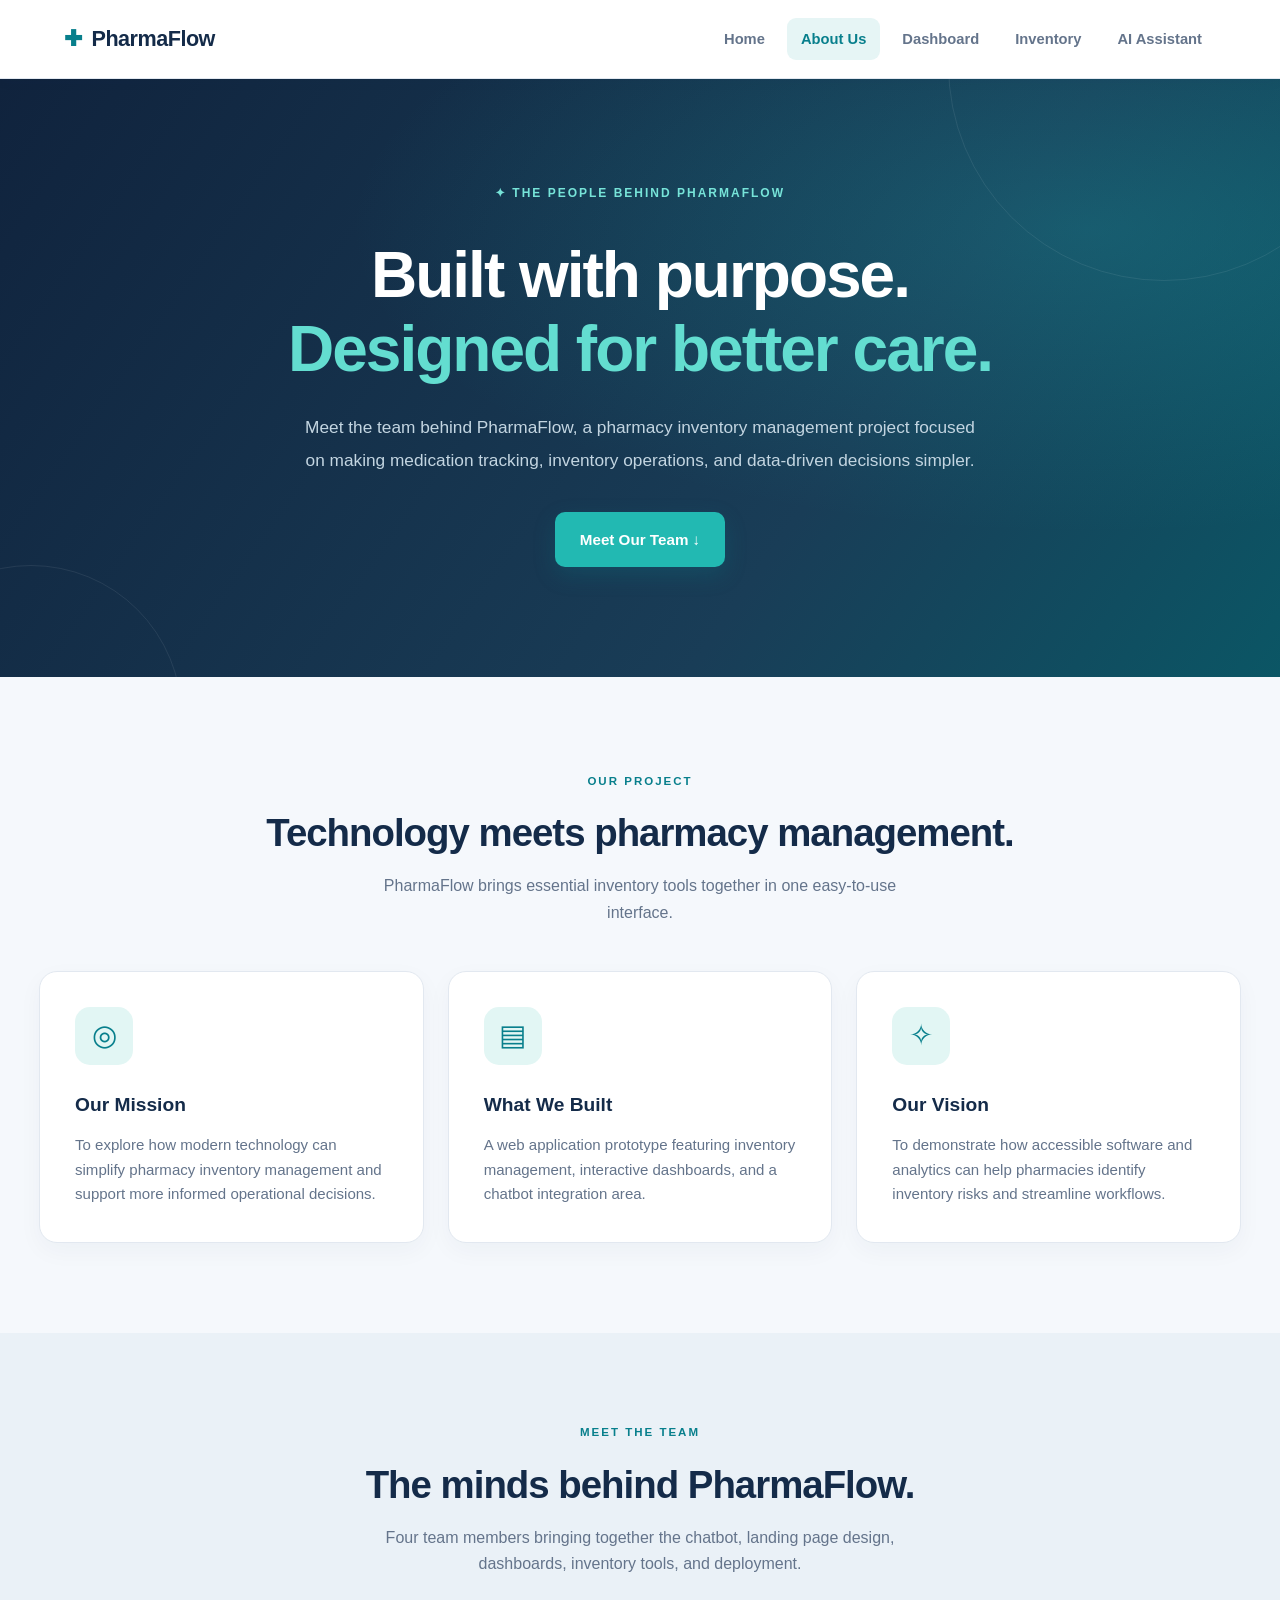
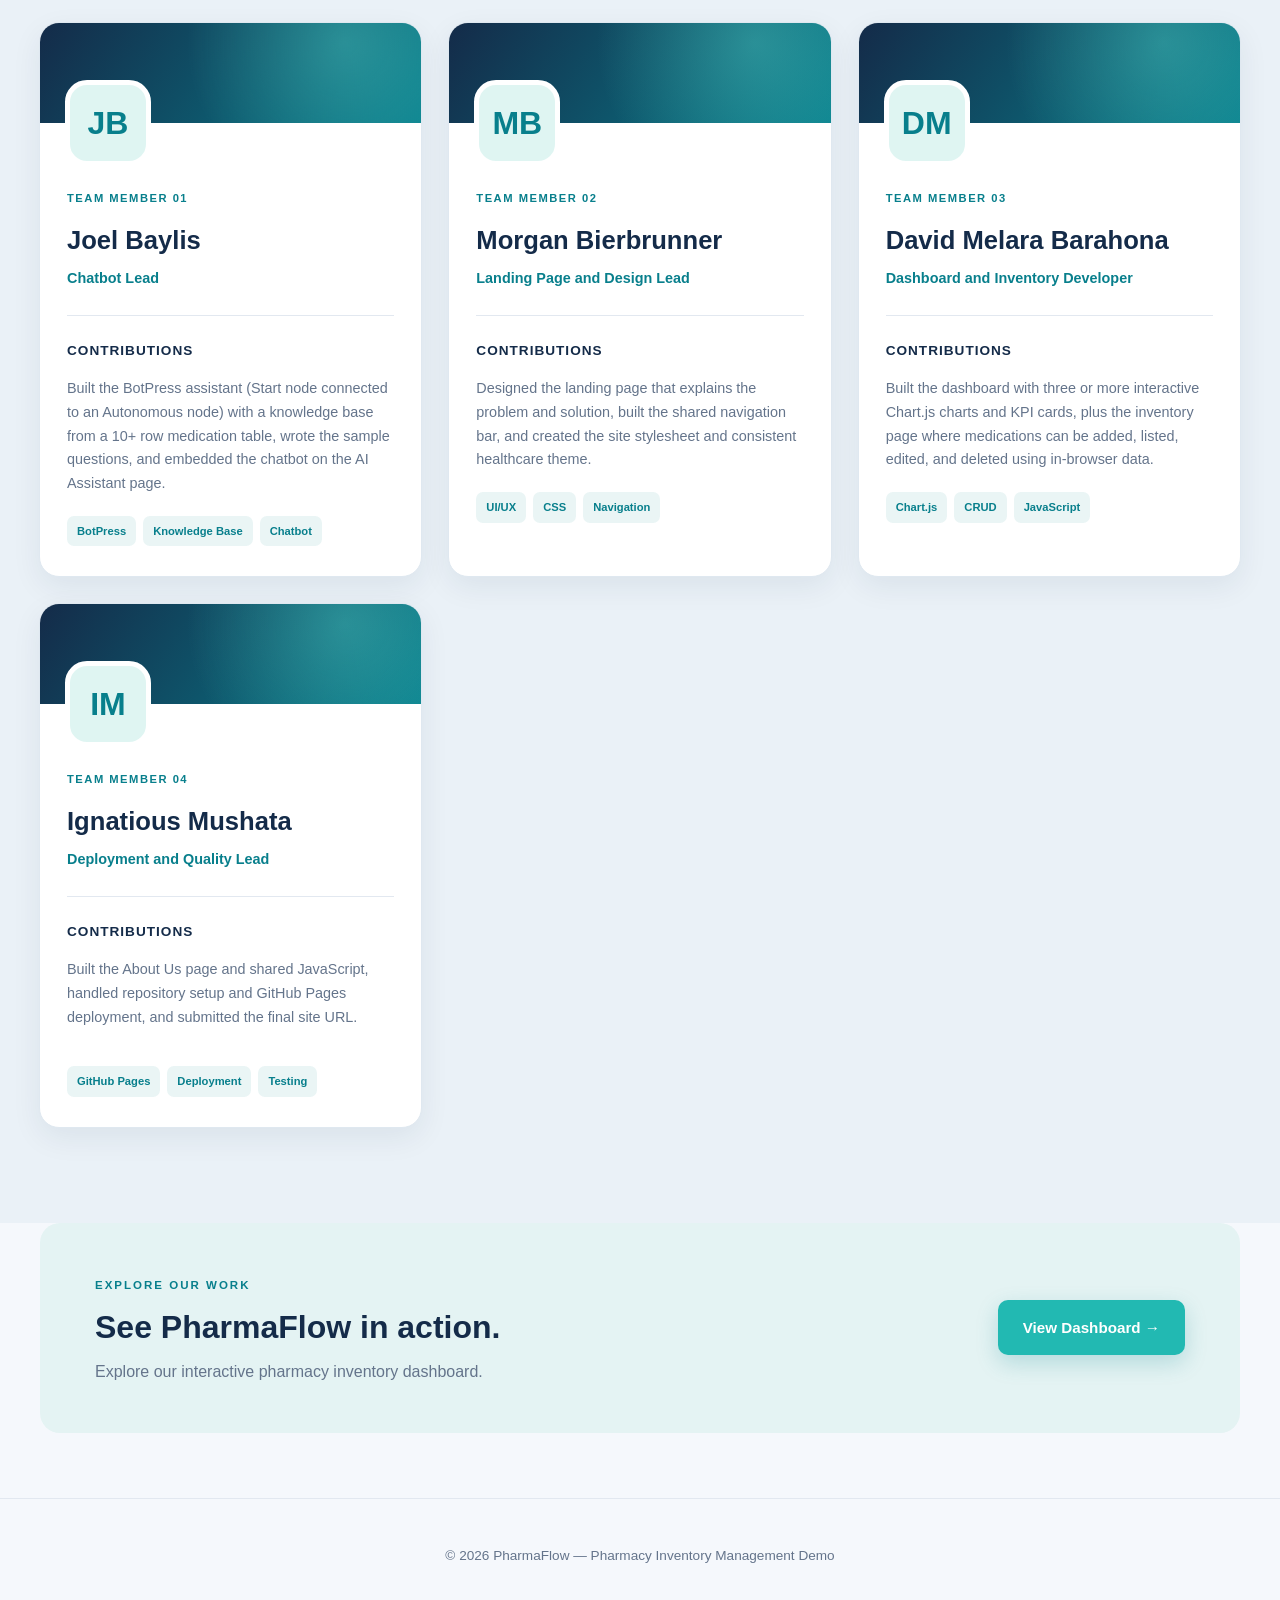
<file: Assingment 3 Pharmacy Website/aboutus.html>
<!doctype html>
<html lang="en">
<head>
    <meta charset="utf-8">
    <meta name="viewport" content="width=device-width, initial-scale=1">
    <title>About Us | PharmaFlow</title>
    <link rel="stylesheet" href="css/site.css">
</head>

<body class="about-page">

    <header>
        <nav class="site-nav">
            <a class="brand" href="index.html">PharmaFlow</a>

            <div class="nav-links">
                <a href="index.html">Home</a>
                <a class="active" href="aboutus.html">About Us</a>
                <a href="dashboard.html">Dashboard</a>
                <a href="crud.html">Inventory</a>
                <a href="bot.html">AI Assistant</a>
            </div>
        </nav>
    </header>

    <main>

        <!-- ABOUT HERO -->
        <section class="about-hero">
            <div class="about-hero-inner">

                <span class="eyebrow">
                    ✦ THE PEOPLE BEHIND PHARMAFLOW
                </span>

                <h1>
                    Built with purpose.<br>
                    <span>Designed for better care.</span>
                </h1>

                <p>
                    Meet the team behind PharmaFlow, a pharmacy
                    inventory management project focused on
                    making medication tracking, inventory
                    operations, and data-driven decisions simpler.
                </p>

                <a href="#our-team" class="hero-btn primary">
                    Meet Our Team &darr;
                </a>

            </div>
        </section>

        <!-- PROJECT OVERVIEW -->
        <section class="about-overview container">

            <div class="section-intro">
                <span class="section-kicker">OUR PROJECT</span>
                <h2>Technology meets pharmacy management.</h2>
                <p>
                    PharmaFlow brings essential inventory tools
                    together in one easy-to-use interface.
                </p>
            </div>

            <div class="about-info-grid">

                <article class="about-info-card">
                    <div class="about-info-icon">◎</div>
                    <h3>Our Mission</h3>
                    <p>
                        To explore how modern technology can simplify
                        pharmacy inventory management and support
                        more informed operational decisions.
                    </p>
                </article>

                <article class="about-info-card">
                    <div class="about-info-icon">▤</div>
                    <h3>What We Built</h3>
                    <p>
                        A web application prototype featuring
                        inventory management, interactive
                        dashboards, and a chatbot integration area.
                    </p>
                </article>

                <article class="about-info-card">
                    <div class="about-info-icon">✧</div>
                    <h3>Our Vision</h3>
                    <p>
                        To demonstrate how accessible software
                        and analytics can help pharmacies identify
                        inventory risks and streamline workflows.
                    </p>
                </article>

            </div>
        </section>

        <!-- TEAM SECTION -->
        <section id="our-team" class="about-team-section">

            <div class="container">

                <div class="section-intro">
                    <span class="section-kicker">MEET THE TEAM</span>
                    <h2>The minds behind PharmaFlow.</h2>
                    <p>
                        Four team members bringing together the chatbot,
                        landing page design, dashboards, inventory tools,
                        and deployment.
                    </p>
                </div>

                <div class="about-team-grid">

                    <!-- JOEL -->
                    <article class="about-member-card">
                        <div class="member-banner"></div>

                        <div class="member-avatar">JB</div>

                        <div class="member-content">
                            <span class="member-number">TEAM MEMBER 01</span>
                            <h3>Joel Baylis</h3>
                            <span class="member-role">Chatbot Lead</span>

                            <div class="member-divider"></div>

                            <h4>Contributions</h4>
                            <p>
                                Built the BotPress assistant (Start node connected to an
                                Autonomous node) with a knowledge base from a 10+ row
                                medication table, wrote the sample questions, and embedded
                                the chatbot on the AI Assistant page.
                            </p>

                            <div class="member-tags">
                                <span>BotPress</span>
                                <span>Knowledge Base</span>
                                <span>Chatbot</span>
                            </div>
                        </div>
                    </article>

                    <!-- MORGAN -->
                    <article class="about-member-card">
                        <div class="member-banner"></div>

                        <div class="member-avatar">MB</div>

                        <div class="member-content">
                            <span class="member-number">TEAM MEMBER 02</span>
                            <h3>Morgan Bierbrunner</h3>
                            <span class="member-role">Landing Page and Design Lead</span>

                            <div class="member-divider"></div>

                            <h4>Contributions</h4>
                            <p>
                                Designed the landing page that explains the problem and
                                solution, built the shared navigation bar, and created
                                the site stylesheet and consistent healthcare theme.
                            </p>

                            <div class="member-tags">
                                <span>UI/UX</span>
                                <span>CSS</span>
                                <span>Navigation</span>
                            </div>
                        </div>
                    </article>

                    <!-- DAVID -->
                    <article class="about-member-card">
                        <div class="member-banner"></div>

                        <div class="member-avatar">DM</div>

                        <div class="member-content">
                            <span class="member-number">TEAM MEMBER 03</span>
                            <h3>David Melara Barahona</h3>
                            <span class="member-role">Dashboard and Inventory Developer</span>

                            <div class="member-divider"></div>

                            <h4>Contributions</h4>
                            <p>
                                Built the dashboard with three or more interactive
                                Chart.js charts and KPI cards, plus the inventory page
                                where medications can be added, listed, edited, and
                                deleted using in-browser data.
                            </p>

                            <div class="member-tags">
                                <span>Chart.js</span>
                                <span>CRUD</span>
                                <span>JavaScript</span>
                            </div>
                        </div>
                    </article>

                    <!-- IGNATIOUS -->
                    <article class="about-member-card">
                        <div class="member-banner"></div>

                        <div class="member-avatar">IM</div>

                        <div class="member-content">
                            <span class="member-number">TEAM MEMBER 04</span>
                            <h3>Ignatious Mushata</h3>
                            <span class="member-role">Deployment and Quality Lead</span>

                            <div class="member-divider"></div>

                            <h4>Contributions</h4>
                            <p>
                                Built the About Us page and shared JavaScript, handled
                                repository setup and GitHub Pages deployment, and
                                submitted the final site URL.
                            </p>

                            <div class="member-tags">
                                <span>GitHub Pages</span>
                                <span>Deployment</span>
                                <span>Testing</span>
                            </div>
                        </div>
                    </article>

                </div>
            </div>
        </section>

        <!-- BOTTOM CTA -->
        <section class="home-cta">
            <div>
                <span class="section-kicker">EXPLORE OUR WORK</span>
                <h2>See PharmaFlow in action.</h2>
                <p>
                    Explore our interactive pharmacy inventory dashboard.
                </p>
            </div>

            <a href="dashboard.html" class="hero-btn primary">
                View Dashboard &rarr;
            </a>
        </section>

    </main>

    <footer class="site-footer">
        <p>© 2026 PharmaFlow — Pharmacy Inventory Management Demo</p>
    </footer>

    <script src="js/main.js"></script>
</body>
</html>
</file>
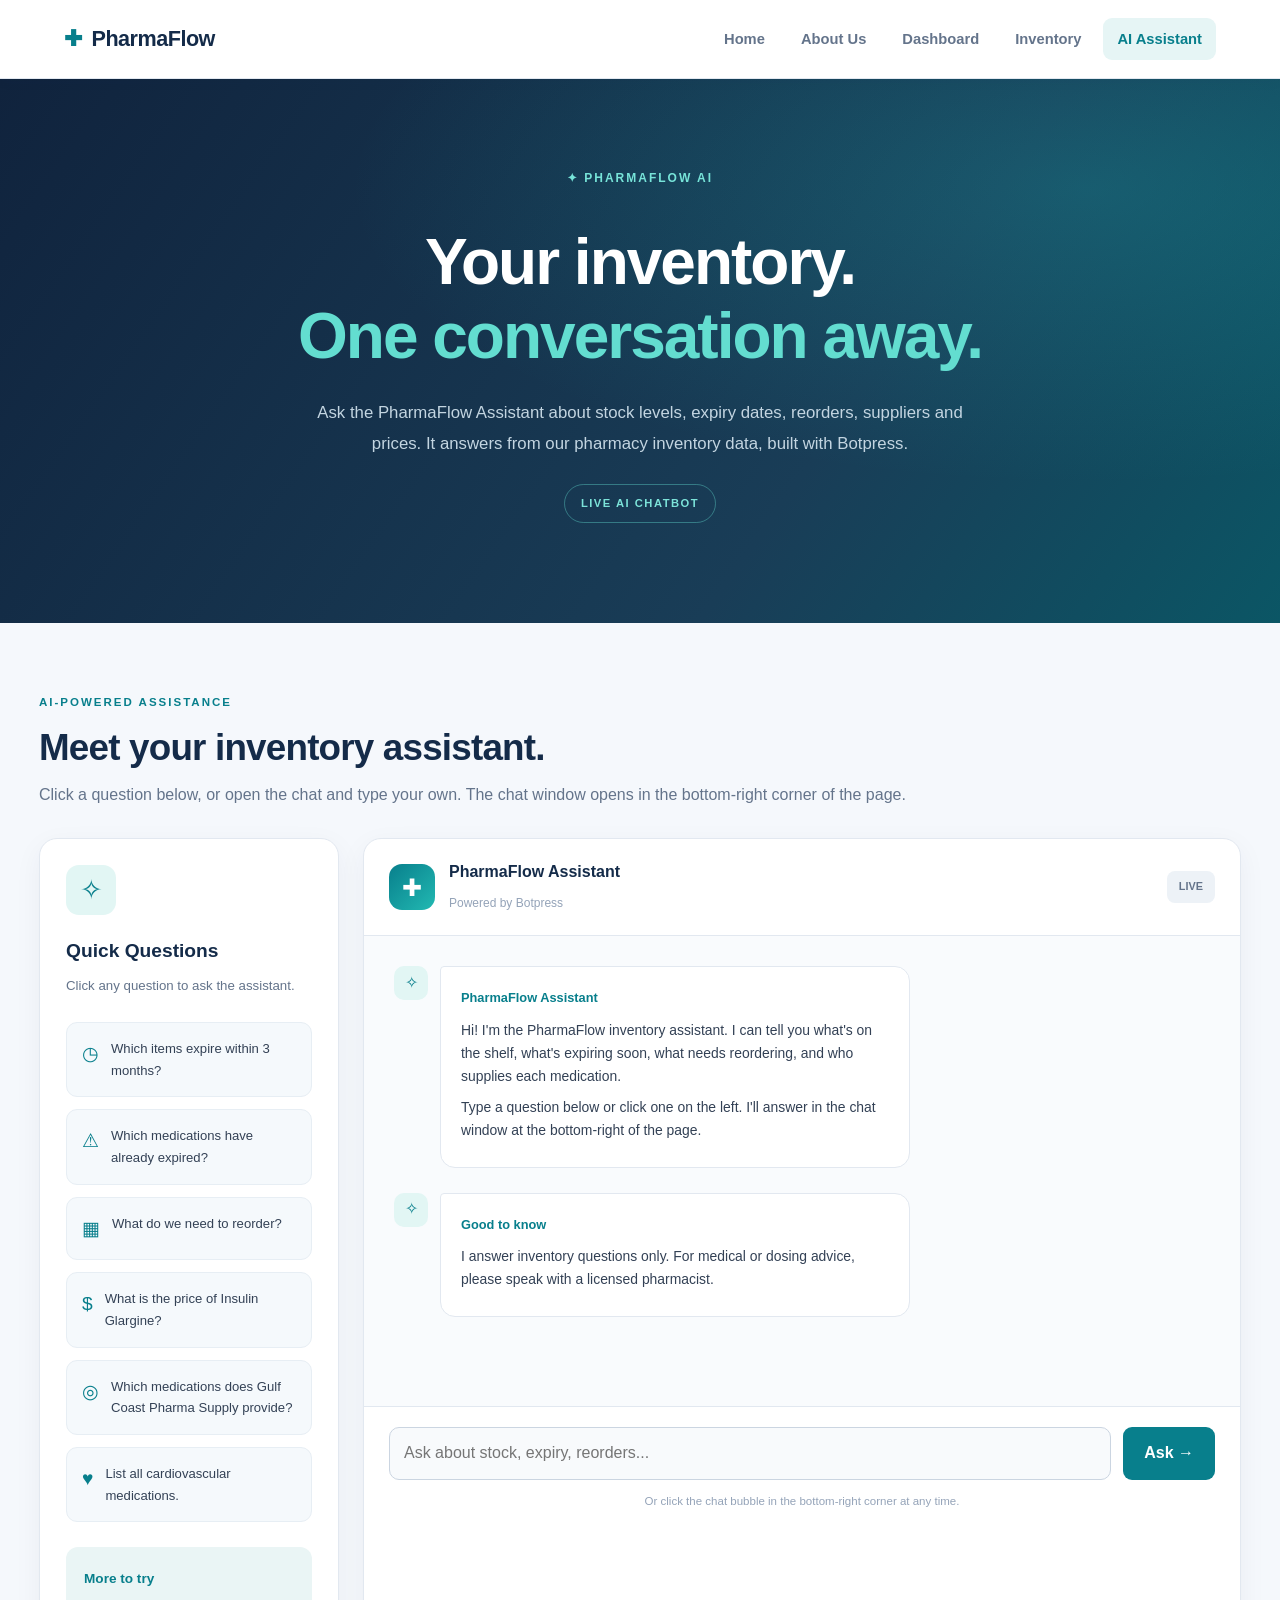
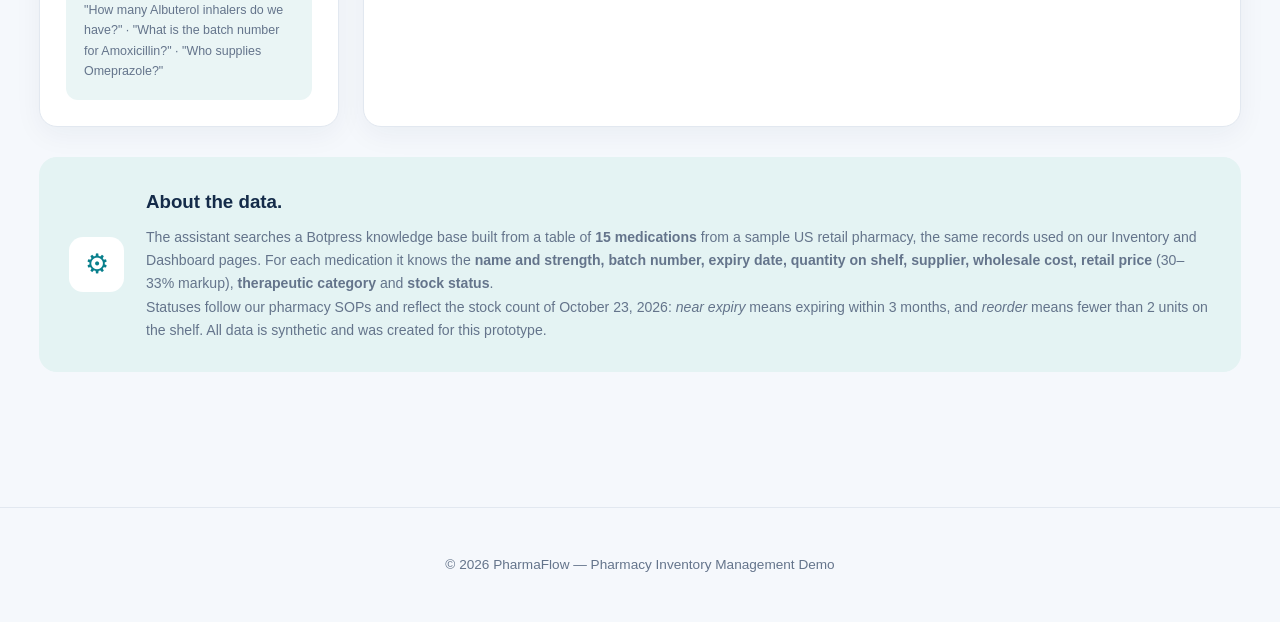
<file: Assingment 3 Pharmacy Website/bot.html>
<!doctype html>
<html lang="en">
<head>
    <meta charset="utf-8">
    <meta name="viewport" content="width=device-width, initial-scale=1">
    <title>AI Assistant | PharmaFlow</title>
    <link rel="stylesheet" href="css/site.css">
</head>

<body class="bot-page">

    <header>
        <nav class="site-nav">
            <a class="brand" href="index.html">PharmaFlow</a>

            <div class="nav-links">
                <a href="index.html">Home</a>
                <a href="aboutus.html">About Us</a>
                <a href="dashboard.html">Dashboard</a>
                <a href="crud.html">Inventory</a>
                <a class="active" href="bot.html">AI Assistant</a>
            </div>
        </nav>
    </header>

    <main>

        <!-- HERO -->
        <section class="bot-hero">
            <div class="bot-hero-inner">
                <span class="eyebrow">✦ PHARMAFLOW AI</span>

                <h1>
                    Your inventory.<br>
                    <span>One conversation away.</span>
                </h1>

                <p>
                    Ask the PharmaFlow Assistant about stock levels, expiry dates,
                    reorders, suppliers and prices. It answers from our pharmacy
                    inventory data, built with Botpress.
                </p>

                <span class="bot-demo-label">
                    LIVE AI CHATBOT
                </span>
            </div>
        </section>

        <!-- CHAT WORKSPACE -->
        <section class="bot-workspace container">

            <div class="bot-workspace-heading">
                <div>
                    <span class="section-kicker">AI-POWERED ASSISTANCE</span>
                    <h2>Meet your inventory assistant.</h2>
                    <p>
                        Click a question below, or open the chat and type your own.
                        The chat window opens in the bottom-right corner of the page.
                    </p>
                </div>
            </div>

            <div class="bot-layout">

                <!-- SUGGESTED QUESTIONS -->
                <aside class="bot-sidebar">
                    <div class="bot-sidebar-header">
                        <div class="bot-sidebar-icon">✧</div>
                        <h3>Quick Questions</h3>
                        <p>Click any question to ask the assistant.</p>
                    </div>

                    <div class="bot-suggestions">
                        <div class="bot-suggestion" role="button" tabindex="0">
                            <span>◷</span>
                            <p>Which items expire within 3 months?</p>
                        </div>

                        <div class="bot-suggestion" role="button" tabindex="0">
                            <span>⚠</span>
                            <p>Which medications have already expired?</p>
                        </div>

                        <div class="bot-suggestion" role="button" tabindex="0">
                            <span>▦</span>
                            <p>What do we need to reorder?</p>
                        </div>

                        <div class="bot-suggestion" role="button" tabindex="0">
                            <span>$</span>
                            <p>What is the price of Insulin Glargine?</p>
                        </div>

                        <div class="bot-suggestion" role="button" tabindex="0">
                            <span>◎</span>
                            <p>Which medications does Gulf Coast Pharma Supply provide?</p>
                        </div>

                        <div class="bot-suggestion" role="button" tabindex="0">
                            <span>♥</span>
                            <p>List all cardiovascular medications.</p>
                        </div>
                    </div>

                    <div class="bot-sidebar-note">
                        <strong>More to try</strong>
                        <p>
                            "How many Albuterol inhalers do we have?" &middot;
                            "What is the batch number for Amoxicillin?" &middot;
                            "Who supplies Omeprazole?"
                        </p>
                    </div>
                </aside>

                <!-- CHAT PANEL -->
                <div class="bot-chat-panel">

                    <div class="bot-chat-header">
                        <div class="bot-chat-avatar">✚</div>

                        <div class="bot-chat-identity">
                            <h3>PharmaFlow Assistant</h3>
                            <span>Powered by Botpress</span>
                        </div>

                        <span class="bot-chat-status">LIVE</span>
                    </div>

                    <div class="bot-chat-messages">

                        <div class="bot-message bot-assistant-message">
                            <div class="bot-message-avatar">✧</div>

                            <div class="bot-message-bubble">
                                <strong>PharmaFlow Assistant</strong>
                                <p>
                                    Hi! I'm the PharmaFlow inventory assistant. I can tell you
                                    what's on the shelf, what's expiring soon, what needs
                                    reordering, and who supplies each medication.
                                </p>
                                <p>
                                    Type a question below or click one on the left. I'll answer
                                    in the chat window at the bottom-right of the page.
                                </p>
                            </div>
                        </div>

                        <div class="bot-message bot-assistant-message">
                            <div class="bot-message-avatar">✧</div>

                            <div class="bot-message-bubble">
                                <strong>Good to know</strong>
                                <p>
                                    I answer inventory questions only. For medical or dosing
                                    advice, please speak with a licensed pharmacist.
                                </p>
                            </div>
                        </div>

                    </div>

                    <div class="bot-chat-input-area">
                        <form id="bot-ask-form" class="bot-chat-input-row">
                            <input id="bot-ask-input"
                                   type="text"
                                   placeholder="Ask about stock, expiry, reorders..."
                                   aria-label="Ask the PharmaFlow Assistant">

                            <button type="submit">
                                Ask &rarr;
                            </button>
                        </form>

                        <p>
                            Or click the chat bubble in the bottom-right corner at any time.
                        </p>
                    </div>

                </div>
            </div>

            <!-- DATASET INFO -->
            <div class="bot-integration-panel">
                <div class="bot-integration-icon">⚙</div>

                <div>
                    <h3>About the data.</h3>
                    <p>
                        The assistant searches a Botpress knowledge base built from a table of
                        <strong>15 medications</strong> from a sample US retail pharmacy, the same
                        records used on our Inventory and Dashboard pages. For each medication it
                        knows the <strong>name and strength, batch number, expiry date, quantity on
                        shelf, supplier, wholesale cost, retail price</strong> (30&ndash;33% markup),
                        <strong>therapeutic category</strong> and <strong>stock status</strong>.
                    </p>
                    <p>
                        Statuses follow our pharmacy SOPs and reflect the stock count of
                        October 23, 2026: <em>near expiry</em> means expiring within 3 months,
                        and <em>reorder</em> means fewer than 2 units on the shelf.
                        All data is synthetic and was created for this prototype.
                    </p>
                </div>
            </div>

        </section>

    </main>

    <footer class="site-footer">
        <p>© 2026 PharmaFlow — Pharmacy Inventory Management Demo</p>
    </footer>

    <script src="js/main.js"></script>
    <script src="js/bot.js"></script>

    <!-- BOTPRESS WEBCHAT EMBED (PharmaFlow Assistant) -->
    <script src="https://cdn.botpress.cloud/webchat/v3.7/inject.js"></script>
    <script src="https://files.bpcontent.cloud/2026/10/24/19/20261024194249-XBQ8TV3E.js" defer></script>
</body>
</html>
</file>
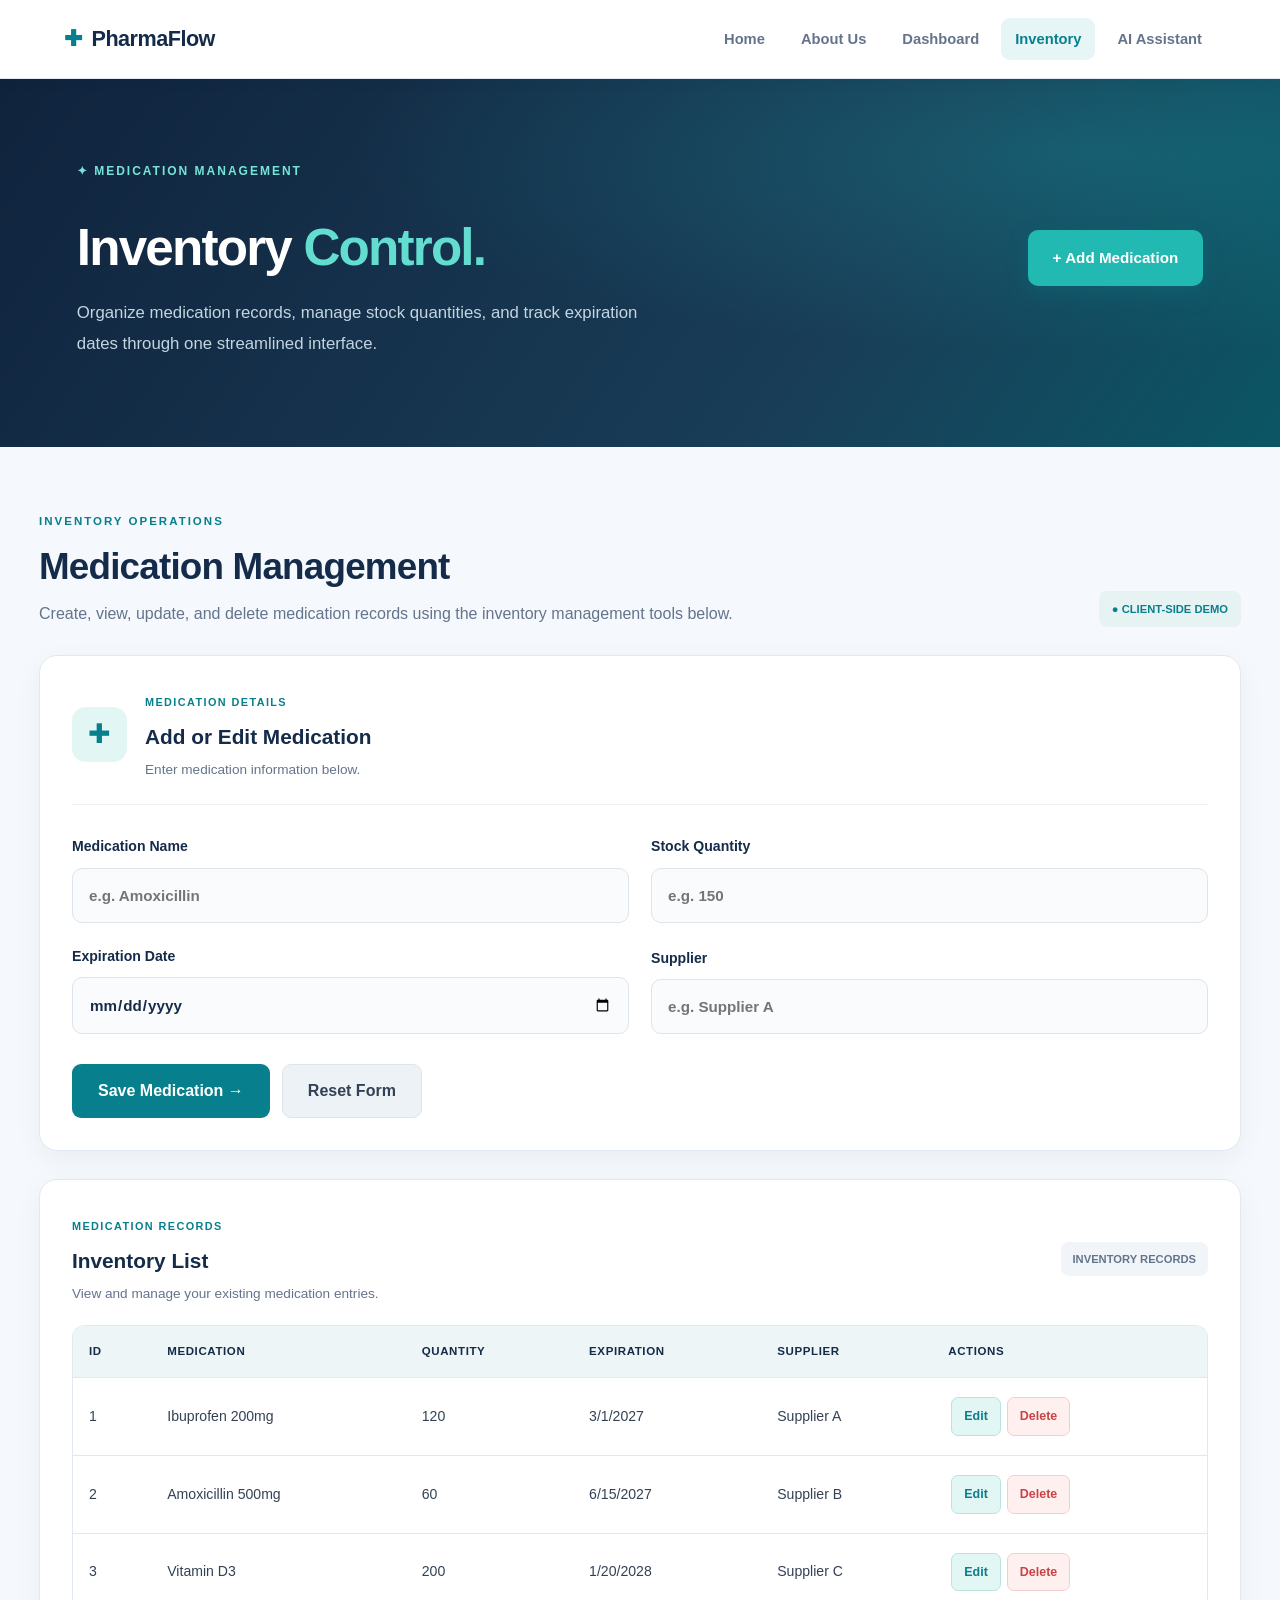
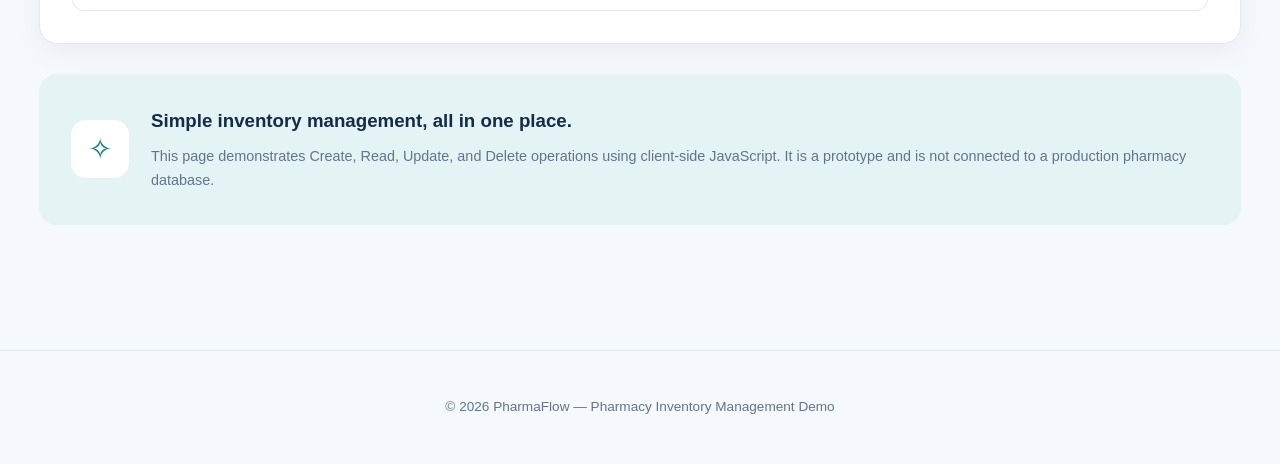
<file: Assingment 3 Pharmacy Website/crud.html>
<!doctype html>
<html lang="en">
<head>
    <meta charset="utf-8">
    <meta name="viewport" content="width=device-width, initial-scale=1">
    <title>Inventory Management | PharmaFlow</title>
    <link rel="stylesheet" href="css/site.css">
</head>

<body class="inventory-page">

    <header>
        <nav class="site-nav">
            <a class="brand" href="index.html">PharmaFlow</a>

            <div class="nav-links">
                <a href="index.html">Home</a>
                <a href="aboutus.html">About Us</a>
                <a href="dashboard.html">Dashboard</a>
                <a class="active" href="crud.html">Inventory</a>
                <a href="bot.html">AI Assistant</a>
            </div>
        </nav>
    </header>

    <main>

        <!-- INVENTORY HERO -->
        <section class="inventory-hero">
            <div class="inventory-hero-inner">
                <div>
                    <span class="eyebrow">
                        ✦ MEDICATION MANAGEMENT
                    </span>

                    <h1>Inventory <span>Control.</span></h1>

                    <p>
                        Organize medication records, manage stock
                        quantities, and track expiration dates
                        through one streamlined interface.
                    </p>
                </div>

                <a href="#inventory-form" class="hero-btn primary">
                    + Add Medication
                </a>
            </div>
        </section>

        <div class="inventory-content container">

            <!-- PAGE INTRO -->
            <section class="inventory-intro">
                <div>
                    <span class="section-kicker">INVENTORY OPERATIONS</span>
                    <h2>Medication Management</h2>
                    <p>
                        Create, view, update, and delete medication
                        records using the inventory management tools below.
                    </p>
                </div>

                <span class="inventory-demo-badge">
                    ● CLIENT-SIDE DEMO
                </span>
            </section>

            <!-- IMPORTANT: RETAINED .crud CLASS -->
            <section class="crud inventory-workspace">

                <!-- MEDICATION FORM -->
                <div id="inventory-form" class="inventory-form-panel">

                    <div class="inventory-panel-heading">
                        <div class="inventory-heading-icon">✚</div>
                        <div>
                            <span class="inventory-eyebrow">MEDICATION DETAILS</span>
                            <h3>Add or Edit Medication</h3>
                            <p>Enter medication information below.</p>
                        </div>
                    </div>

                    <form id="itemForm">

                        <input type="hidden" id="itemId">

                        <label for="name">
                            Medication Name
                            <input id="name"
                                   name="name"
                                   type="text"
                                   placeholder="e.g. Amoxicillin"
                                   required>
                        </label>

                        <label for="quantity">
                            Stock Quantity
                            <input id="quantity"
                                   name="quantity"
                                   type="number"
                                   min="0"
                                   placeholder="e.g. 150"
                                   required>
                        </label>

                        <label for="expiry">
                            Expiration Date
                            <input id="expiry"
                                   name="expiry"
                                   type="date"
                                   required>
                        </label>

                        <label for="supplier">
                            Supplier
                            <input id="supplier"
                                   name="supplier"
                                   type="text"
                                   placeholder="e.g. Supplier A"
                                   required>
                        </label>

                        <div class="form-actions">
                            <button type="submit" class="inventory-save-btn">
                                Save Medication &rarr;
                            </button>

                            <button type="button"
                                    id="resetBtn"
                                    class="inventory-reset-btn">
                                Reset Form
                            </button>
                        </div>

                    </form>
                </div>

                <!-- INVENTORY TABLE -->
                <div class="inventory-table-panel">

                    <div class="inventory-table-heading">
                        <div>
                            <span class="inventory-eyebrow">MEDICATION RECORDS</span>
                            <h3>Inventory List</h3>
                            <p>View and manage your existing medication entries.</p>
                        </div>

                        <span class="inventory-table-label">
                            INVENTORY RECORDS
                        </span>
                    </div>

                    <div class="inventory-table-scroll">
                        <table id="itemsTable">
                            <thead>
                                <tr>
                                    <th>ID</th>
                                    <th>Medication</th>
                                    <th>Quantity</th>
                                    <th>Expiration</th>
                                    <th>Supplier</th>
                                    <th>Actions</th>
                                </tr>
                            </thead>
                            <tbody></tbody>
                        </table>
                    </div>

                </div>

            </section>

            <!-- INFORMATION PANEL -->
            <section class="inventory-info-panel">
                <div class="inventory-info-icon">✧</div>

                <div>
                    <h3>Simple inventory management, all in one place.</h3>
                    <p>
                        This page demonstrates Create, Read, Update,
                        and Delete operations using client-side JavaScript.
                        It is a prototype and is not connected to a
                        production pharmacy database.
                    </p>
                </div>
            </section>

        </div>
    </main>

    <footer class="site-footer">
        <p>© 2026 PharmaFlow — Pharmacy Inventory Management Demo</p>
    </footer>

    <script src="js/main.js"></script>
</body>
</html>
</file>
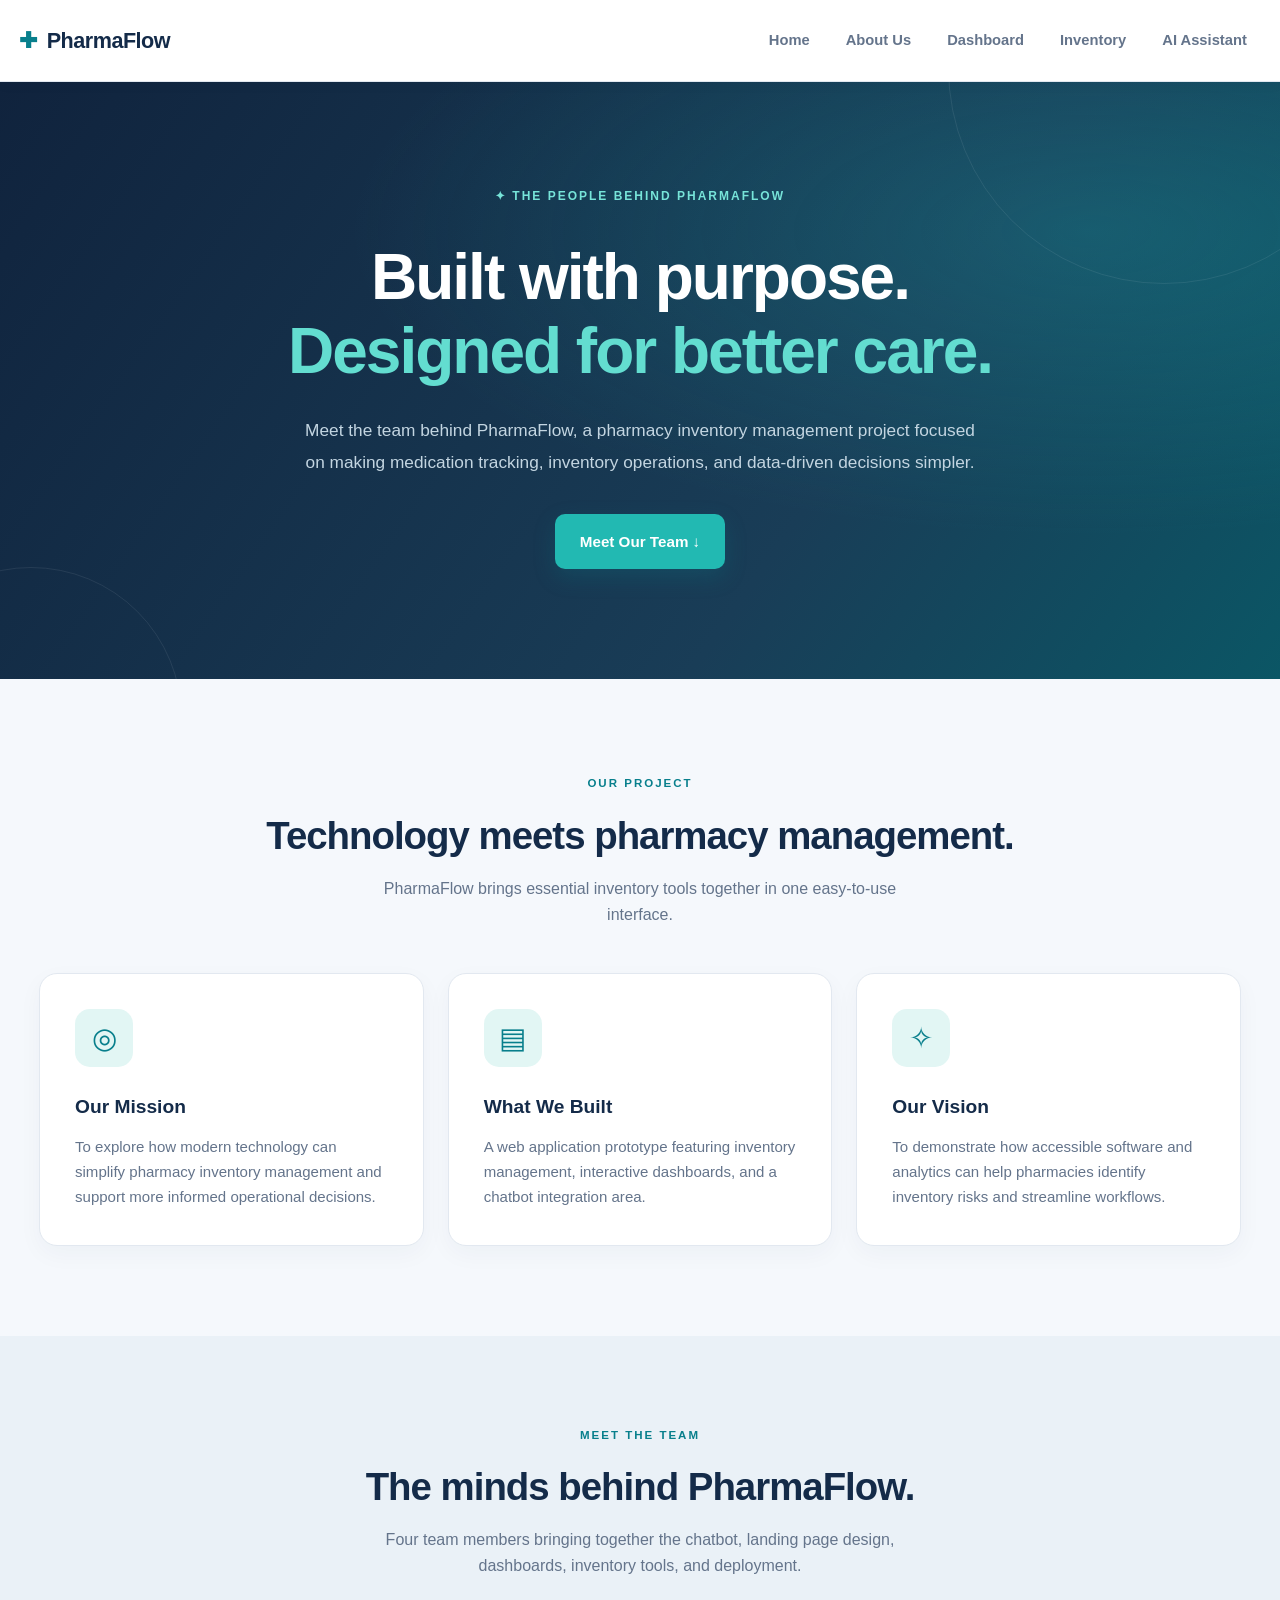
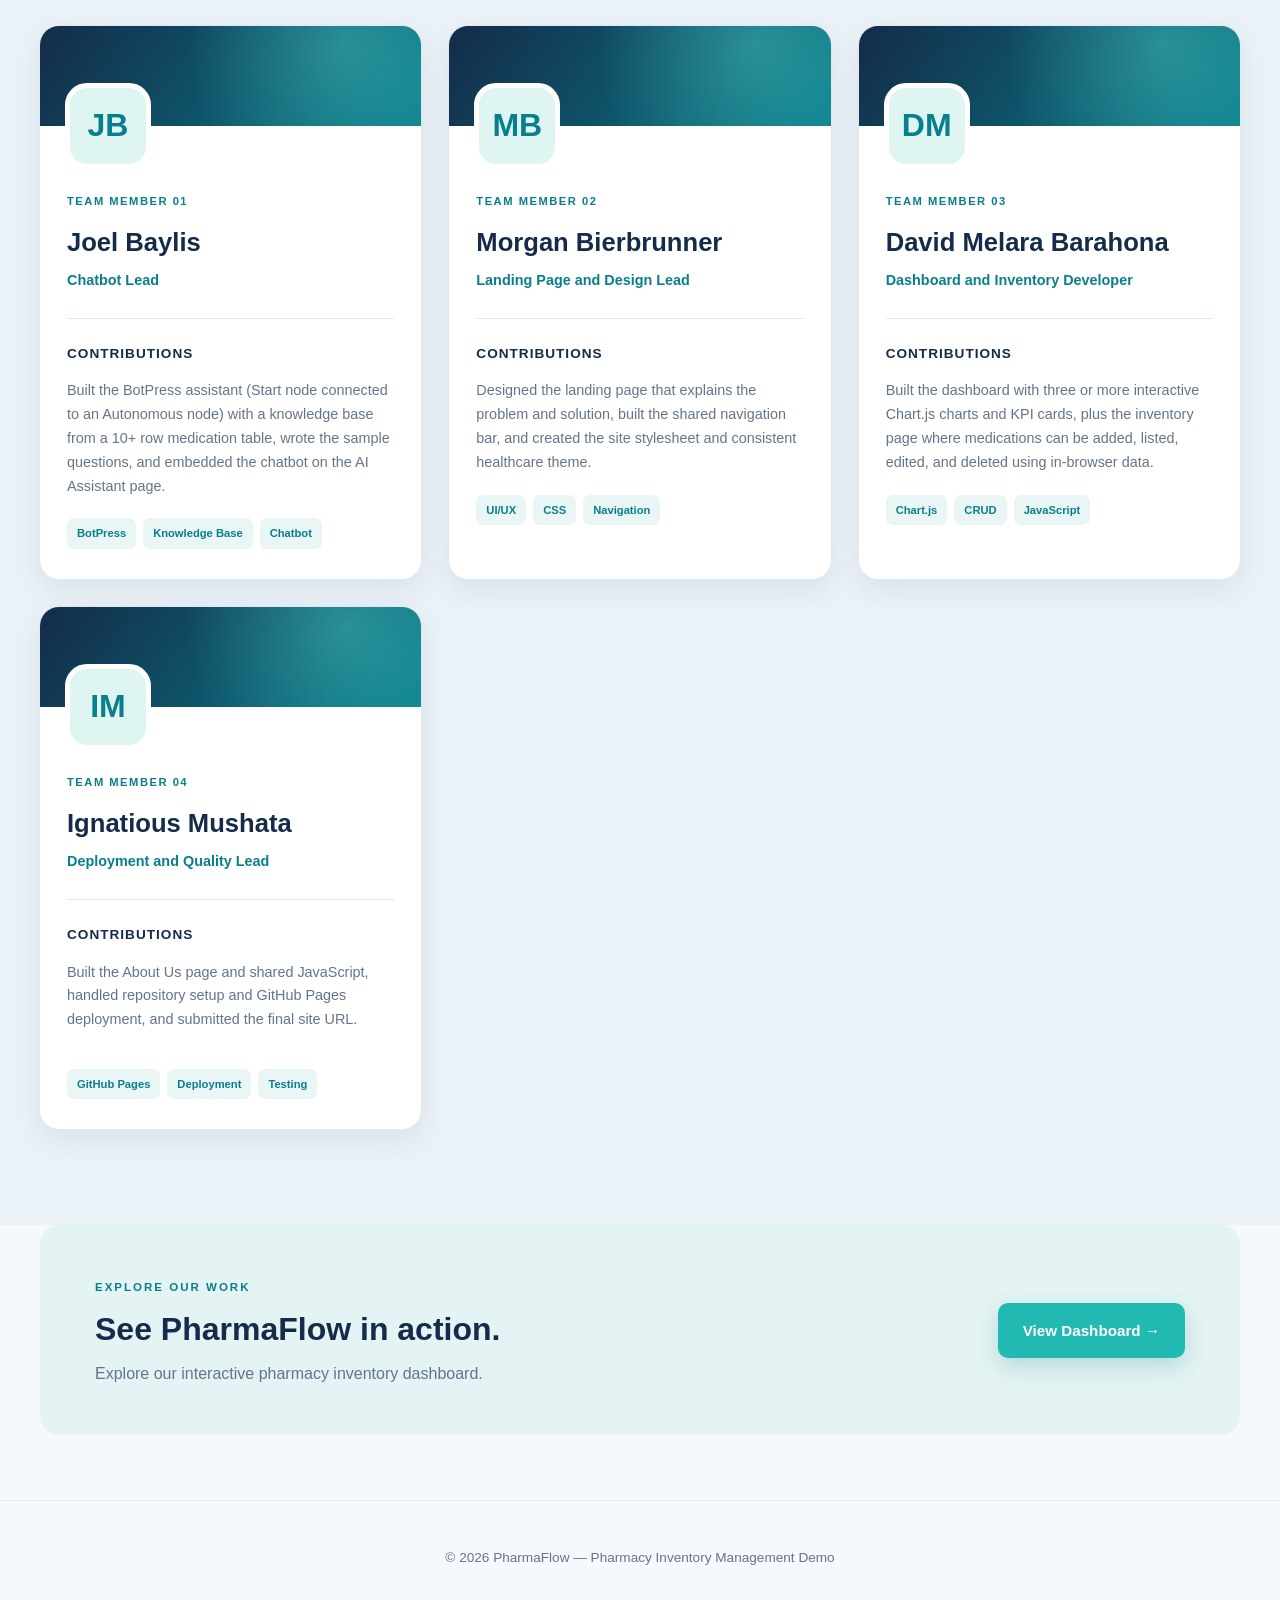
<file: docs/aboutus.html>
<!doctype html>
<html lang="en">
<head>
    <meta charset="utf-8">
    <meta name="viewport" content="width=device-width, initial-scale=1">
    <title>About Us | PharmaFlow</title>
    <link rel="stylesheet" href="css/site.css">
</head>

<body class="about-page">

    <header>
        <nav class="site-nav" aria-label="Main navigation">
            <a class="brand" href="index.html">PharmaFlow</a>

            <a class="toggle-button">
                <span class="bar"></span>
                <span class="bar"></span>
                <span class="bar"></span>
            </a>

            <div class="nav-links">
                <a href="index.html" aria-current="page">Home</a>
                <a href="aboutus.html">About Us</a>
                <a href="dashboard.html">Dashboard</a>
                <a href="crud.html">Inventory</a>
                <a href="bot.html">AI Assistant</a>
            </div>
        </nav>
    </header>

    <main>

        <!-- ABOUT HERO -->
        <section class="about-hero">
            <div class="about-hero-inner">

                <span class="eyebrow">
                    ✦ THE PEOPLE BEHIND PHARMAFLOW
                </span>

                <h1>
                    Built with purpose.<br>
                    <span>Designed for better care.</span>
                </h1>

                <p>
                    Meet the team behind PharmaFlow, a pharmacy
                    inventory management project focused on
                    making medication tracking, inventory
                    operations, and data-driven decisions simpler.
                </p>

                <a href="#our-team" class="hero-btn primary">
                    Meet Our Team &darr;
                </a>

            </div>
        </section>

        <!-- PROJECT OVERVIEW -->
        <section class="about-overview container">

            <div class="section-intro">
                <span class="section-kicker">OUR PROJECT</span>
                <h2>Technology meets pharmacy management.</h2>
                <p>
                    PharmaFlow brings essential inventory tools
                    together in one easy-to-use interface.
                </p>
            </div>

            <div class="about-info-grid">

                <article class="about-info-card">
                    <div class="about-info-icon">◎</div>
                    <h3>Our Mission</h3>
                    <p>
                        To explore how modern technology can simplify
                        pharmacy inventory management and support
                        more informed operational decisions.
                    </p>
                </article>

                <article class="about-info-card">
                    <div class="about-info-icon">▤</div>
                    <h3>What We Built</h3>
                    <p>
                        A web application prototype featuring
                        inventory management, interactive
                        dashboards, and a chatbot integration area.
                    </p>
                </article>

                <article class="about-info-card">
                    <div class="about-info-icon">✧</div>
                    <h3>Our Vision</h3>
                    <p>
                        To demonstrate how accessible software
                        and analytics can help pharmacies identify
                        inventory risks and streamline workflows.
                    </p>
                </article>

            </div>
        </section>

        <!-- TEAM SECTION -->
        <section id="our-team" class="about-team-section">

            <div class="container">

                <div class="section-intro">
                    <span class="section-kicker">MEET THE TEAM</span>
                    <h2>The minds behind PharmaFlow.</h2>
                    <p>
                        Four team members bringing together the chatbot,
                        landing page design, dashboards, inventory tools,
                        and deployment.
                    </p>
                </div>

                <div class="about-team-grid">

                    <!-- JOEL -->
                    <article class="about-member-card">
                        <div class="member-banner"></div>

                        <div class="member-avatar">JB</div>

                        <div class="member-content">
                            <span class="member-number">TEAM MEMBER 01</span>
                            <h3>Joel Baylis</h3>
                            <span class="member-role">Chatbot Lead</span>

                            <div class="member-divider"></div>

                            <h4>Contributions</h4>
                            <p>
                                Built the BotPress assistant (Start node connected to an
                                Autonomous node) with a knowledge base from a 10+ row
                                medication table, wrote the sample questions, and embedded
                                the chatbot on the AI Assistant page.
                            </p>

                            <div class="member-tags">
                                <span>BotPress</span>
                                <span>Knowledge Base</span>
                                <span>Chatbot</span>
                            </div>
                        </div>
                    </article>

                    <!-- MORGAN -->
                    <article class="about-member-card">
                        <div class="member-banner"></div>

                        <div class="member-avatar">MB</div>

                        <div class="member-content">
                            <span class="member-number">TEAM MEMBER 02</span>
                            <h3>Morgan Bierbrunner</h3>
                            <span class="member-role">Landing Page and Design Lead</span>

                            <div class="member-divider"></div>

                            <h4>Contributions</h4>
                            <p>
                                Designed the landing page that explains the problem and
                                solution, built the shared navigation bar, and created
                                the site stylesheet and consistent healthcare theme.
                            </p>

                            <div class="member-tags">
                                <span>UI/UX</span>
                                <span>CSS</span>
                                <span>Navigation</span>
                            </div>
                        </div>
                    </article>

                    <!-- DAVID -->
                    <article class="about-member-card">
                        <div class="member-banner"></div>

                        <div class="member-avatar">DM</div>

                        <div class="member-content">
                            <span class="member-number">TEAM MEMBER 03</span>
                            <h3>David Melara Barahona</h3>
                            <span class="member-role">Dashboard and Inventory Developer</span>

                            <div class="member-divider"></div>

                            <h4>Contributions</h4>
                            <p>
                                Built the dashboard with three or more interactive
                                Chart.js charts and KPI cards, plus the inventory page
                                where medications can be added, listed, edited, and
                                deleted using in-browser data.
                            </p>

                            <div class="member-tags">
                                <span>Chart.js</span>
                                <span>CRUD</span>
                                <span>JavaScript</span>
                            </div>
                        </div>
                    </article>

                    <!-- IGNATIOUS -->
                    <article class="about-member-card">
                        <div class="member-banner"></div>

                        <div class="member-avatar">IM</div>

                        <div class="member-content">
                            <span class="member-number">TEAM MEMBER 04</span>
                            <h3>Ignatious Mushata</h3>
                            <span class="member-role">Deployment and Quality Lead</span>

                            <div class="member-divider"></div>

                            <h4>Contributions</h4>
                            <p>
                                Built the About Us page and shared JavaScript, handled
                                repository setup and GitHub Pages deployment, and
                                submitted the final site URL.
                            </p>

                            <div class="member-tags">
                                <span>GitHub Pages</span>
                                <span>Deployment</span>
                                <span>Testing</span>
                            </div>
                        </div>
                    </article>

                </div>
            </div>
        </section>

        <!-- BOTTOM CTA -->
        <section class="home-cta">
            <div>
                <span class="section-kicker">EXPLORE OUR WORK</span>
                <h2>See PharmaFlow in action.</h2>
                <p>
                    Explore our interactive pharmacy inventory dashboard.
                </p>
            </div>

            <a href="dashboard.html" class="hero-btn primary">
                View Dashboard &rarr;
            </a>
        </section>

    </main>

    <footer class="site-footer">
        <p>© 2026 PharmaFlow — Pharmacy Inventory Management Demo</p>
    </footer>

    <script src="js/main.js"></script>
</body>
</html>
</file>
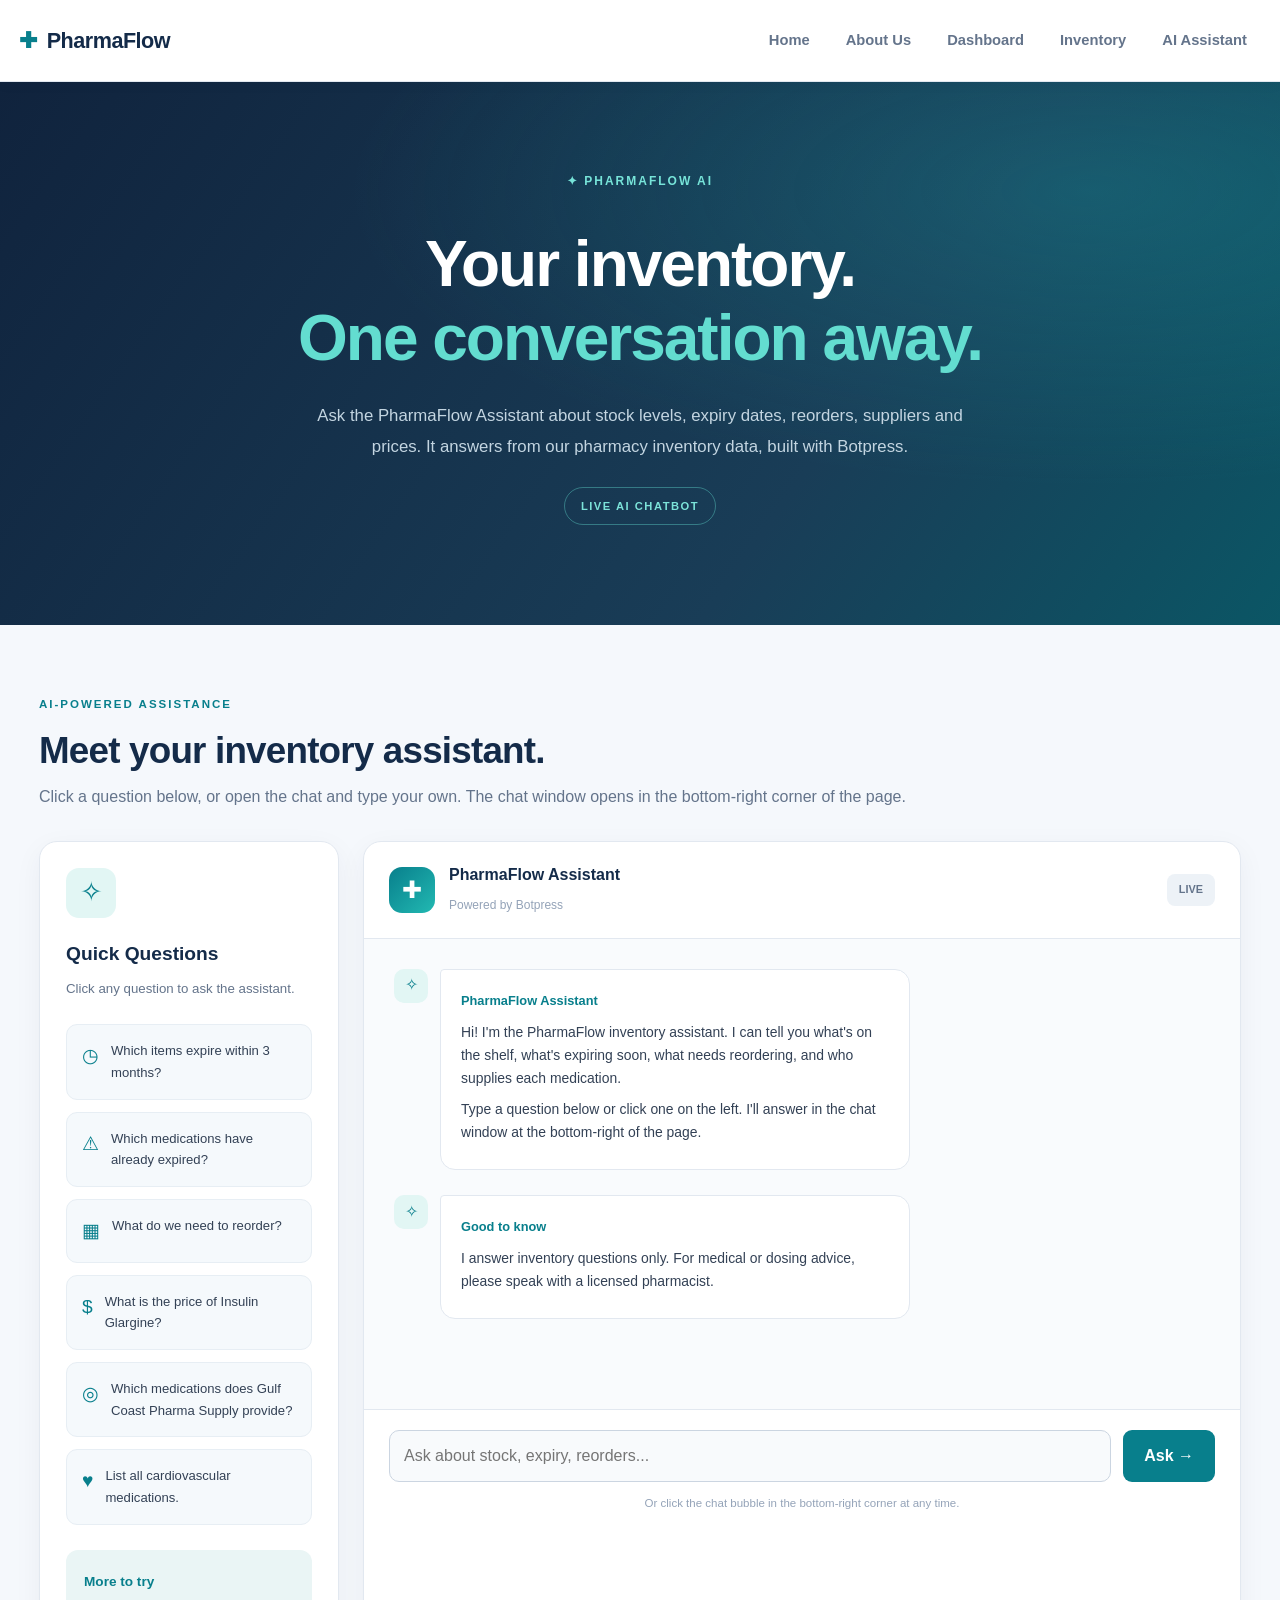
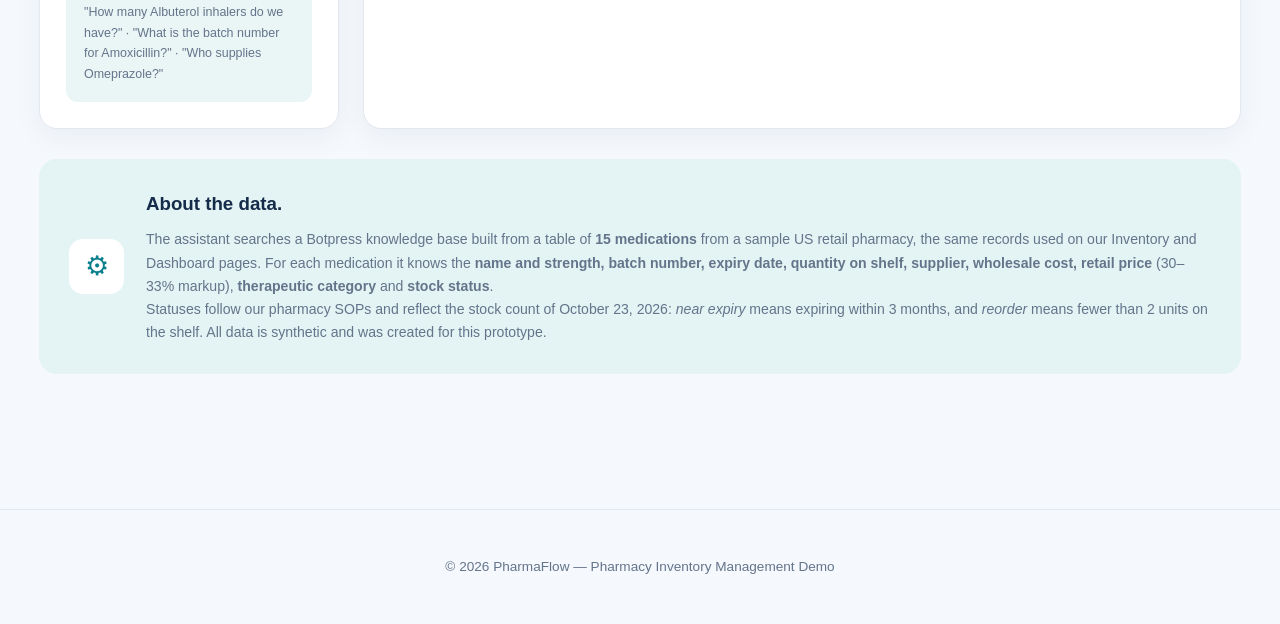
<file: docs/bot.html>
<!doctype html>
<html lang="en">
<head>
    <meta charset="utf-8">
    <meta name="viewport" content="width=device-width, initial-scale=1">
    <title>AI Assistant | PharmaFlow</title>
    <link rel="stylesheet" href="css/site.css">
</head>

<body class="bot-page">

    <header>
        <nav class="site-nav" aria-label="Main navigation">
            <a class="brand" href="index.html">PharmaFlow</a>

            <a class="toggle-button">
                <span class="bar"></span>
                <span class="bar"></span>
                <span class="bar"></span>
            </a>

            <div class="nav-links">
                <a href="index.html" aria-current="page">Home</a>
                <a href="aboutus.html">About Us</a>
                <a href="dashboard.html">Dashboard</a>
                <a href="crud.html">Inventory</a>
                <a href="bot.html">AI Assistant</a>
            </div>
        </nav>
    </header>
    <main>

        <!-- HERO -->
        <section class="bot-hero">
            <div class="bot-hero-inner">
                <span class="eyebrow">✦ PHARMAFLOW AI</span>

                <h1>
                    Your inventory.<br>
                    <span>One conversation away.</span>
                </h1>

                <p>
                    Ask the PharmaFlow Assistant about stock levels, expiry dates,
                    reorders, suppliers and prices. It answers from our pharmacy
                    inventory data, built with Botpress.
                </p>

                <span class="bot-demo-label">
                    LIVE AI CHATBOT
                </span>
            </div>
        </section>

        <!-- CHAT WORKSPACE -->
        <section class="bot-workspace container">

            <div class="bot-workspace-heading">
                <div>
                    <span class="section-kicker">AI-POWERED ASSISTANCE</span>
                    <h2>Meet your inventory assistant.</h2>
                    <p>
                        Click a question below, or open the chat and type your own.
                        The chat window opens in the bottom-right corner of the page.
                    </p>
                </div>
            </div>

            <div class="bot-layout">

                <!-- SUGGESTED QUESTIONS -->
                <aside class="bot-sidebar">
                    <div class="bot-sidebar-header">
                        <div class="bot-sidebar-icon">✧</div>
                        <h3>Quick Questions</h3>
                        <p>Click any question to ask the assistant.</p>
                    </div>

                    <div class="bot-suggestions">
                        <div class="bot-suggestion" role="button" tabindex="0">
                            <span>◷</span>
                            <p>Which items expire within 3 months?</p>
                        </div>

                        <div class="bot-suggestion" role="button" tabindex="0">
                            <span>⚠</span>
                            <p>Which medications have already expired?</p>
                        </div>

                        <div class="bot-suggestion" role="button" tabindex="0">
                            <span>▦</span>
                            <p>What do we need to reorder?</p>
                        </div>

                        <div class="bot-suggestion" role="button" tabindex="0">
                            <span>$</span>
                            <p>What is the price of Insulin Glargine?</p>
                        </div>

                        <div class="bot-suggestion" role="button" tabindex="0">
                            <span>◎</span>
                            <p>Which medications does Gulf Coast Pharma Supply provide?</p>
                        </div>

                        <div class="bot-suggestion" role="button" tabindex="0">
                            <span>♥</span>
                            <p>List all cardiovascular medications.</p>
                        </div>
                    </div>

                    <div class="bot-sidebar-note">
                        <strong>More to try</strong>
                        <p>
                            "How many Albuterol inhalers do we have?" &middot;
                            "What is the batch number for Amoxicillin?" &middot;
                            "Who supplies Omeprazole?"
                        </p>
                    </div>
                </aside>

                <!-- CHAT PANEL -->
                <div class="bot-chat-panel">

                    <div class="bot-chat-header">
                        <div class="bot-chat-avatar">✚</div>

                        <div class="bot-chat-identity">
                            <h3>PharmaFlow Assistant</h3>
                            <span>Powered by Botpress</span>
                        </div>

                        <span class="bot-chat-status">LIVE</span>
                    </div>

                    <div class="bot-chat-messages">

                        <div class="bot-message bot-assistant-message">
                            <div class="bot-message-avatar">✧</div>

                            <div class="bot-message-bubble">
                                <strong>PharmaFlow Assistant</strong>
                                <p>
                                    Hi! I'm the PharmaFlow inventory assistant. I can tell you
                                    what's on the shelf, what's expiring soon, what needs
                                    reordering, and who supplies each medication.
                                </p>
                                <p>
                                    Type a question below or click one on the left. I'll answer
                                    in the chat window at the bottom-right of the page.
                                </p>
                            </div>
                        </div>

                        <div class="bot-message bot-assistant-message">
                            <div class="bot-message-avatar">✧</div>

                            <div class="bot-message-bubble">
                                <strong>Good to know</strong>
                                <p>
                                    I answer inventory questions only. For medical or dosing
                                    advice, please speak with a licensed pharmacist.
                                </p>
                            </div>
                        </div>

                    </div>

                    <div class="bot-chat-input-area">
                        <form id="bot-ask-form" class="bot-chat-input-row">
                            <input id="bot-ask-input"
                                   type="text"
                                   placeholder="Ask about stock, expiry, reorders..."
                                   aria-label="Ask the PharmaFlow Assistant">

                            <button type="submit">
                                Ask &rarr;
                            </button>
                        </form>

                        <p>
                            Or click the chat bubble in the bottom-right corner at any time.
                        </p>
                    </div>

                </div>
            </div>

            <!-- DATASET INFO -->
            <div class="bot-integration-panel">
                <div class="bot-integration-icon">⚙</div>

                <div>
                    <h3>About the data.</h3>
                    <p>
                        The assistant searches a Botpress knowledge base built from a table of
                        <strong>15 medications</strong> from a sample US retail pharmacy, the same
                        records used on our Inventory and Dashboard pages. For each medication it
                        knows the <strong>name and strength, batch number, expiry date, quantity on
                        shelf, supplier, wholesale cost, retail price</strong> (30&ndash;33% markup),
                        <strong>therapeutic category</strong> and <strong>stock status</strong>.
                    </p>
                    <p>
                        Statuses follow our pharmacy SOPs and reflect the stock count of
                        October 23, 2026: <em>near expiry</em> means expiring within 3 months,
                        and <em>reorder</em> means fewer than 2 units on the shelf.
                        All data is synthetic and was created for this prototype.
                    </p>
                </div>
            </div>

        </section>

    </main>

    <footer class="site-footer">
        <p>© 2026 PharmaFlow — Pharmacy Inventory Management Demo</p>
    </footer>

    <script src="js/main.js"></script>
    <script src="js/bot.js"></script>

    <!-- BOTPRESS WEBCHAT EMBED (PharmaFlow Assistant) -->
    <script src="https://cdn.botpress.cloud/webchat/v3.7/inject.js"></script>
    <script src="https://files.bpcontent.cloud/2026/10/24/19/20261024194249-XBQ8TV3E.js" defer></script>
</body>
</html>
</file>
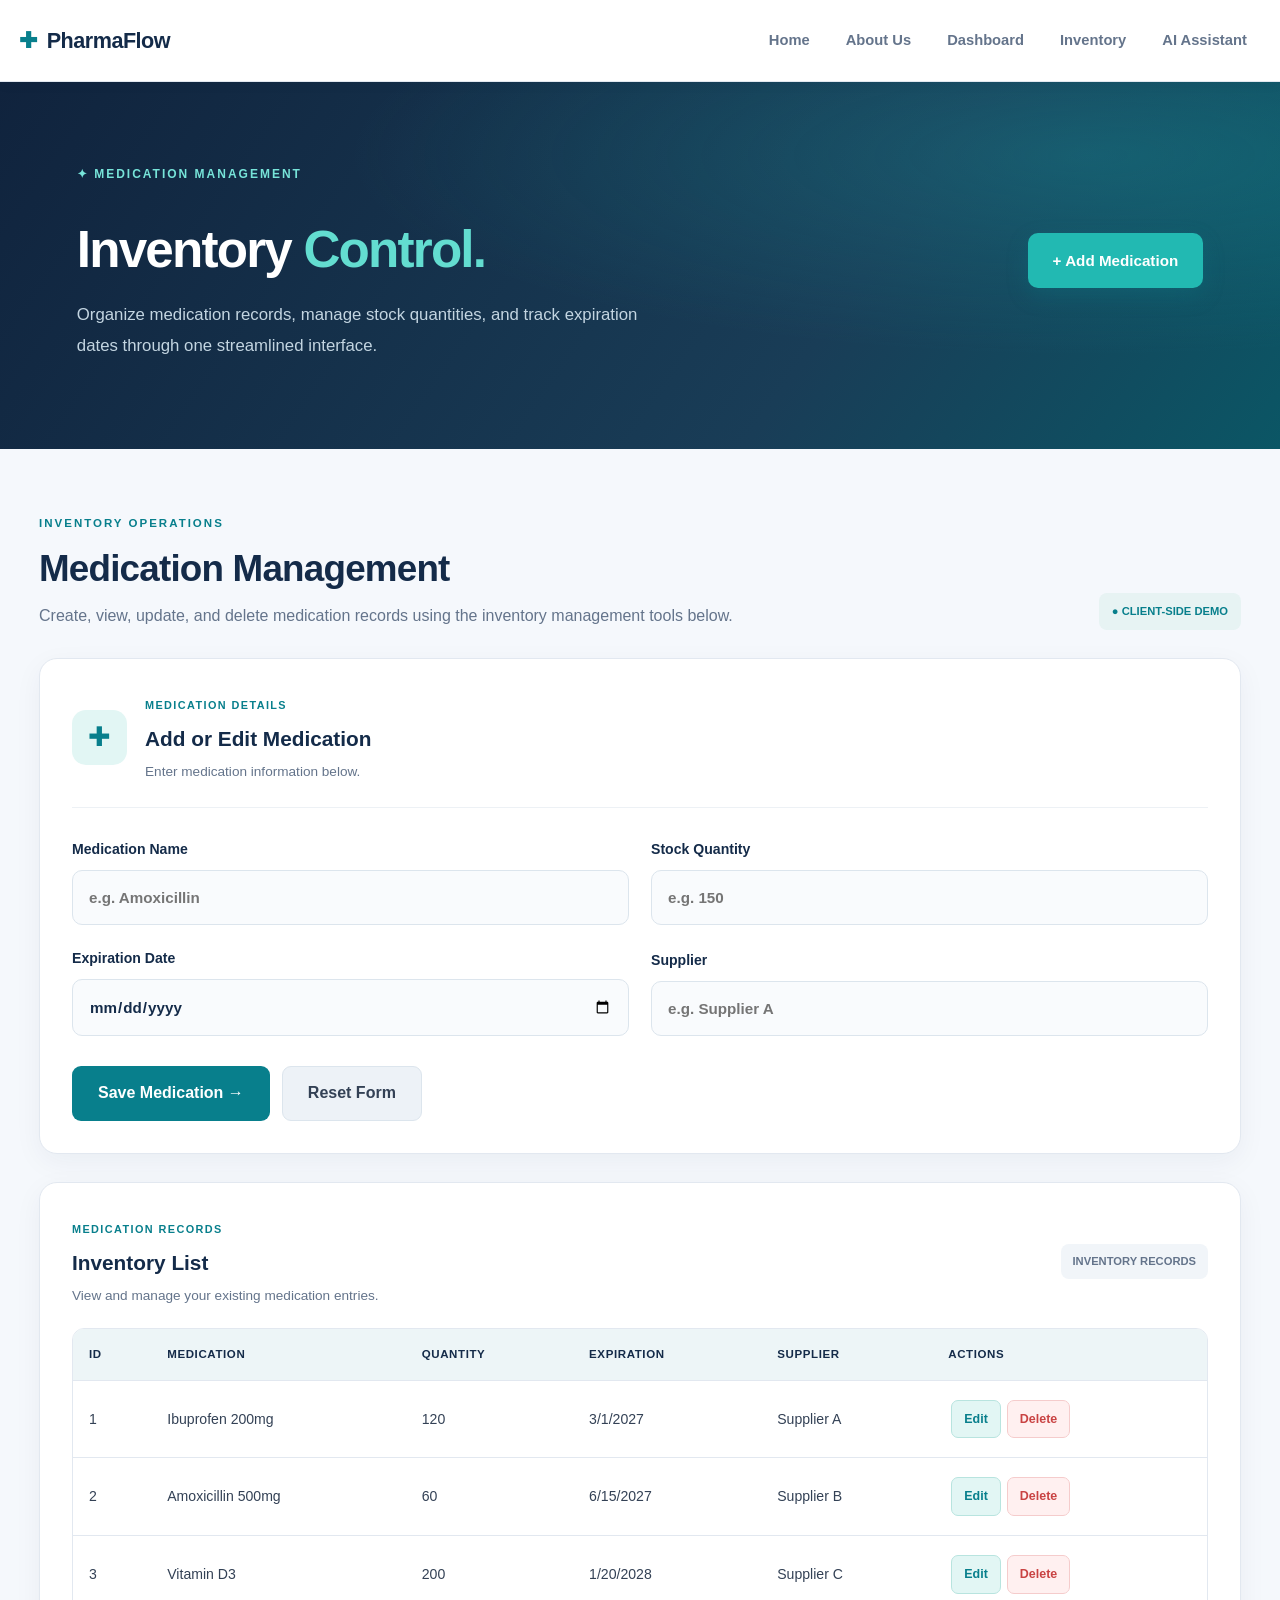
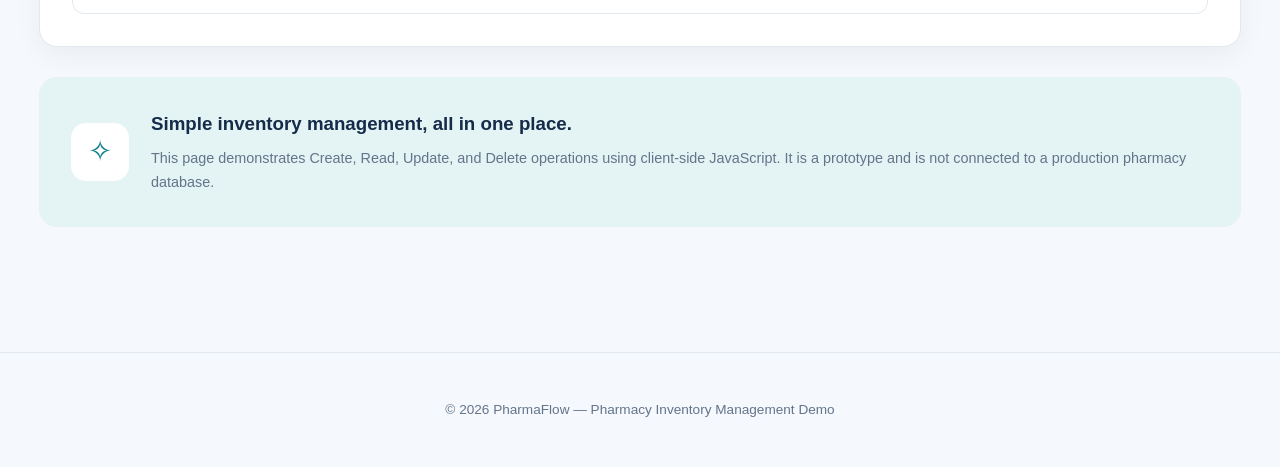
<file: docs/crud.html>
<!doctype html>
<html lang="en">
<head>
    <meta charset="utf-8">
    <meta name="viewport" content="width=device-width, initial-scale=1">
    <title>Inventory Management | PharmaFlow</title>
    <link rel="stylesheet" href="css/site.css">
</head>

<body class="inventory-page">

    <header>
        <nav class="site-nav" aria-label="Main navigation">
            <a class="brand" href="index.html">PharmaFlow</a>

            <a class="toggle-button">
                <span class="bar"></span>
                <span class="bar"></span>
                <span class="bar"></span>
            </a>

            <div class="nav-links">
                <a href="index.html" aria-current="page">Home</a>
                <a href="aboutus.html">About Us</a>
                <a href="dashboard.html">Dashboard</a>
                <a href="crud.html">Inventory</a>
                <a href="bot.html">AI Assistant</a>
            </div>
        </nav>
    </header>

    <main>

        <!-- INVENTORY HERO -->
        <section class="inventory-hero">
            <div class="inventory-hero-inner">
                <div>
                    <span class="eyebrow">
                        ✦ MEDICATION MANAGEMENT
                    </span>

                    <h1>Inventory <span>Control.</span></h1>

                    <p>
                        Organize medication records, manage stock
                        quantities, and track expiration dates
                        through one streamlined interface.
                    </p>
                </div>

                <a href="#inventory-form" class="hero-btn primary">
                    + Add Medication
                </a>
            </div>
        </section>

        <div class="inventory-content container">

            <!-- PAGE INTRO -->
            <section class="inventory-intro">
                <div>
                    <span class="section-kicker">INVENTORY OPERATIONS</span>
                    <h2>Medication Management</h2>
                    <p>
                        Create, view, update, and delete medication
                        records using the inventory management tools below.
                    </p>
                </div>

                <span class="inventory-demo-badge">
                    ● CLIENT-SIDE DEMO
                </span>
            </section>

            <!-- IMPORTANT: RETAINED .crud CLASS -->
            <section class="crud inventory-workspace">

                <!-- MEDICATION FORM -->
                <div id="inventory-form" class="inventory-form-panel">

                    <div class="inventory-panel-heading">
                        <div class="inventory-heading-icon">✚</div>
                        <div>
                            <span class="inventory-eyebrow">MEDICATION DETAILS</span>
                            <h3>Add or Edit Medication</h3>
                            <p>Enter medication information below.</p>
                        </div>
                    </div>

                    <form id="itemForm">

                        <input type="hidden" id="itemId">

                        <label for="name">
                            Medication Name
                            <input id="name"
                                   name="name"
                                   type="text"
                                   placeholder="e.g. Amoxicillin"
                                   required>
                        </label>

                        <label for="quantity">
                            Stock Quantity
                            <input id="quantity"
                                   name="quantity"
                                   type="number"
                                   min="0"
                                   placeholder="e.g. 150"
                                   required>
                        </label>

                        <label for="expiry">
                            Expiration Date
                            <input id="expiry"
                                   name="expiry"
                                   type="date"
                                   required>
                        </label>

                        <label for="supplier">
                            Supplier
                            <input id="supplier"
                                   name="supplier"
                                   type="text"
                                   placeholder="e.g. Supplier A"
                                   required>
                        </label>

                        <div class="form-actions">
                            <button type="submit" class="inventory-save-btn">
                                Save Medication &rarr;
                            </button>

                            <button type="button"
                                    id="resetBtn"
                                    class="inventory-reset-btn">
                                Reset Form
                            </button>
                        </div>

                    </form>
                </div>

                <!-- INVENTORY TABLE -->
                <div class="inventory-table-panel">

                    <div class="inventory-table-heading">
                        <div>
                            <span class="inventory-eyebrow">MEDICATION RECORDS</span>
                            <h3>Inventory List</h3>
                            <p>View and manage your existing medication entries.</p>
                        </div>

                        <span class="inventory-table-label">
                            INVENTORY RECORDS
                        </span>
                    </div>

                    <div class="inventory-table-scroll">
                        <table id="itemsTable">
                            <thead>
                                <tr>
                                    <th>ID</th>
                                    <th>Medication</th>
                                    <th>Quantity</th>
                                    <th>Expiration</th>
                                    <th>Supplier</th>
                                    <th>Actions</th>
                                </tr>
                            </thead>
                            <tbody></tbody>
                        </table>
                    </div>

                </div>

            </section>

            <!-- INFORMATION PANEL -->
            <section class="inventory-info-panel">
                <div class="inventory-info-icon">✧</div>

                <div>
                    <h3>Simple inventory management, all in one place.</h3>
                    <p>
                        This page demonstrates Create, Read, Update,
                        and Delete operations using client-side JavaScript.
                        It is a prototype and is not connected to a
                        production pharmacy database.
                    </p>
                </div>
            </section>

        </div>
    </main>

    <footer class="site-footer">
        <p>© 2026 PharmaFlow — Pharmacy Inventory Management Demo</p>
    </footer>

    <script src="js/main.js"></script>
</body>
</html>
</file>
<file: Assingment 3 Pharmacy Website/css/site.css>
/* PHARMACY INVENTORY MANAGEMENT SYSTEM */
/* Modern healthcare dashboard design */

:root {
    --accent: #087f8c;
    --accent-dark: #066875;
    --navy: #142b49;
    --muted: #64748b;
    --bg: #f3f7fb;
    --white: #ffffff;
    --border: #e2e8f0;
    --shadow: 0 8px 28px rgba(20,43,73,.06);
    --radius: 16px;
}

* {
    box-sizing: border-box;
}

body {
    font-family: "Segoe UI", Roboto, Arial, sans-serif;
    margin: 0;
    background: var(--bg);
    color: var(--navy);
    line-height: 1.65;
    min-height: 100vh;
}

/* NAVIGATION */

.site-nav {
    display: flex;
    align-items: center;
    justify-content: space-between;
    gap: 20px;
    background: var(--white);
    padding: 18px 5%;
    border-bottom: 1px solid var(--border);
    box-shadow: 0 2px 14px rgba(20,43,73,.04);
    position: sticky;
    top: 0;
    z-index: 100;
}

    .site-nav .brand {
        font-size: 1.35rem;
        font-weight: 800;
        color: var(--navy);
        text-decoration: none;
        letter-spacing: -.5px;
    }

        .site-nav .brand::before {
            content: "✚";
            color: var(--accent);
            margin-right: 10px;
        }

.nav-links {
    display: flex;
    align-items: center;
    flex-wrap: wrap;
    gap: 8px;
}

    .nav-links a {
        margin: 0;
        padding: 9px 14px;
        text-decoration: none;
        color: var(--muted);
        font-size: .92rem;
        font-weight: 600;
        border-radius: 9px;
        transition: .2s ease;
    }

        .nav-links a:hover,
        .nav-links a:focus-visible {
            background: #e8f6f6;
            color: var(--accent);
        }

/* PAGE LAYOUT */

.container {
    max-width: 1200px;
    margin: 45px auto;
    padding: 0 24px;
}

h1 {
    font-size: clamp(2rem, 4vw, 3.2rem);
    font-weight: 800;
    line-height: 1.2;
    letter-spacing: -1.5px;
    margin-bottom: 20px;
    color: var(--navy);
}

h2 {
    font-size: 1.45rem;
    font-weight: 750;
    color: var(--navy);
    line-height: 1.3;
}

h3 {
    color: var(--navy);
    font-weight: 700;
}

p {
    color: var(--muted);
}

/* HOME PAGE */

.container > h1:first-child {
    max-width: 850px;
}

    .container > h1:first-child + p {
        font-size: 1.12rem;
        max-width: 850px;
        line-height: 1.9;
        margin-bottom: 38px;
    }

.features {
    display: flex;
    gap: 24px;
    margin-top: 32px;
}

    .features article {
        background: var(--white);
        padding: 34px 28px;
        border-radius: var(--radius);
        flex: 1;
        border: 1px solid var(--border);
        box-shadow: var(--shadow);
        transition: transform .25s ease, box-shadow .25s ease;
    }

        .features article:hover {
            transform: translateY(-5px);
            box-shadow: 0 16px 35px rgba(20,43,73,.11);
        }

        .features article::before {
            content: "✦";
            display: flex;
            align-items: center;
            justify-content: center;
            width: 52px;
            height: 52px;
            border-radius: 14px;
            background: #e6f5f5;
            color: var(--accent);
            font-size: 1.8rem;
            margin-bottom: 20px;
        }

        .features article h2 {
            font-size: 1.25rem;
            margin: 0 0 12px;
        }

        .features article p {
            font-size: .95rem;
            margin-bottom: 0;
        }

/* DASHBOARD CHARTS */

.charts {
    display: grid;
    grid-template-columns: repeat(auto-fit, minmax(280px, 1fr));
    gap: 24px;
    margin-top: 30px;
}

.chart-card {
    background: var(--white);
    padding: 26px;
    border-radius: var(--radius);
    border: 1px solid var(--border);
    box-shadow: var(--shadow);
    min-width: 0;
}

    .chart-card h2,
    .chart-card h3 {
        margin-top: 0;
        padding-bottom: 14px;
        border-bottom: 1px solid var(--border);
    }

    .chart-card canvas {
        max-width: 100%;
    }

/* INVENTORY CRUD */

.crud {
    background: var(--white);
    padding: 28px;
    border-radius: var(--radius);
    border: 1px solid var(--border);
    box-shadow: var(--shadow);
    margin-top: 25px;
}

    .crud form {
        display: grid;
        grid-template-columns: repeat(auto-fit, minmax(200px, 1fr));
        gap: 18px;
        align-items: end;
        margin-bottom: 24px;
    }

    .crud label {
        display: flex;
        flex-direction: column;
        gap: 7px;
        color: var(--navy);
        font-size: .9rem;
        font-weight: 650;
    }

input,
select,
textarea {
    width: 100%;
    padding: 12px 14px;
    border: 1px solid #cbd5e1;
    border-radius: 9px;
    font: inherit;
    color: var(--navy);
    background: #fff;
    transition: border-color .2s, box-shadow .2s;
}

    input:focus,
    select:focus,
    textarea:focus {
        outline: none;
        border-color: var(--accent);
        box-shadow: 0 0 0 3px rgba(8,127,140,.12);
    }

.form-actions {
    grid-column: 1 / -1;
    display: flex;
    flex-wrap: wrap;
    gap: 10px;
}

/* BUTTONS */

button,
input[type="submit"],
.btn {
    display: inline-block;
    background: var(--accent);
    color: white;
    border: 1px solid transparent;
    border-radius: 9px;
    padding: 11px 20px;
    font: inherit;
    font-weight: 650;
    cursor: pointer;
    transition: background .2s, transform .2s;
}

    button:hover,
    input[type="submit"]:hover,
    .btn:hover {
        background: var(--accent-dark);
        transform: translateY(-1px);
    }

    button:focus-visible,
    a:focus-visible {
        outline: 3px solid #69cbd1;
        outline-offset: 3px;
    }

    button:disabled {
        opacity: .5;
        cursor: not-allowed;
        transform: none;
    }

/* INVENTORY TABLE */

table {
    width: 100%;
    border-collapse: separate;
    border-spacing: 0;
    background: var(--white);
    border: 1px solid var(--border);
    border-radius: 12px;
    overflow: hidden;
    margin-top: 24px;
}

th {
    background: #eaf3f7;
    color: var(--navy);
    font-size: .82rem;
    text-transform: uppercase;
    letter-spacing: .6px;
    font-weight: 750;
}

th,
td {
    padding: 16px 18px;
    border-bottom: 1px solid var(--border);
    text-align: left;
}

tbody tr:hover {
    background: #f5fafb;
}

tbody tr:last-child td {
    border-bottom: none;
}

td button {
    padding: 7px 12px;
    font-size: .85rem;
    margin: 2px;
}

/* ABOUT US */

.team {
    display: flex;
    flex-wrap: wrap;
    gap: 24px;
    margin-top: 28px;
}

.member {
    background: var(--white);
    padding: 30px;
    border-radius: var(--radius);
    border: 1px solid var(--border);
    box-shadow: var(--shadow);
    flex: 1;
    min-width: 230px;
}

    .member h2,
    .member h3 {
        margin-top: 0;
    }

/* CHATBOT */

.bot-embed {
    background: var(--white);
    padding: 30px;
    border-radius: var(--radius);
    border: 1px solid var(--border);
    box-shadow: var(--shadow);
    margin-top: 24px;
    min-height: 260px;
}

    .bot-embed iframe {
        width: 100%;
        border: none;
        border-radius: 10px;
    }

/* FOOTER */

.site-footer {
    padding: 32px 20px;
    text-align: center;
    color: var(--muted);
    font-size: .85rem;
    margin-top: 60px;
    border-top: 1px solid var(--border);
}

/* MOBILE */

@media (max-width: 768px) {
    .site-nav {
        flex-direction: column;
        align-items: flex-start;
        padding: 16px 20px;
    }

    .nav-links {
        gap: 4px;
    }

        .nav-links a {
            padding: 8px 10px;
        }

    .container {
        margin: 28px auto;
        padding: 0 16px;
    }

    .features,
    .team {
        flex-direction: column;
    }

        .features article {
            padding: 25px;
        }

    .crud {
        padding: 18px;
    }

    .chart-card {
        padding: 18px;
    }

    th,
    td {
        padding: 10px;
        font-size: .85rem;
    }
}

/* ===== PHARMAFLOW HOMEPAGE ===== */

.home-page {
    background: #f5f8fc;
}

    .home-page .site-nav {
        padding: 18px 6%;
    }

        .home-page .site-nav .brand {
            font-size: 1.45rem;
        }

    .home-page .nav-links a.active {
        background: #e6f5f5;
        color: #087f8c;
    }

/* HERO */

.home-hero {
    background: radial-gradient(ellipse at 90% 20%, rgba(26, 175, 177, .25), transparent 48%), linear-gradient(125deg, #10233d, #193d57 65%, #0b5665);
    padding: 95px 6% 110px;
    position: relative;
    overflow: hidden;
}

    .home-hero::after {
        content: "";
        position: absolute;
        width: 430px;
        height: 430px;
        border: 1px solid rgba(255,255,255,.08);
        border-radius: 50%;
        right: -180px;
        top: -160px;
        pointer-events: none;
    }

.hero-inner {
    max-width: 1250px;
    margin: auto;
    display: grid;
    grid-template-columns: 1.1fr 1fr;
    align-items: center;
    gap: 65px;
}

.hero-content {
    position: relative;
    z-index: 1;
}

.eyebrow {
    display: inline-block;
    color: #77e4d9;
    font-size: .75rem;
    font-weight: 800;
    letter-spacing: 2px;
    margin-bottom: 25px;
}

.home-hero h1 {
    color: white;
    font-size: clamp(2.6rem, 4.5vw, 4.5rem);
    line-height: 1.13;
    letter-spacing: -2px;
    margin: 0 0 26px;
}

    .home-hero h1 span {
        color: #63ddd0;
    }

.home-hero p {
    color: #c3d5e1;
    font-size: 1.08rem;
    line-height: 1.9;
    max-width: 540px;
    margin-bottom: 34px;
}

.hero-buttons {
    display: flex;
    gap: 14px;
    flex-wrap: wrap;
}

.hero-btn {
    display: inline-flex;
    align-items: center;
    justify-content: center;
    padding: 15px 25px;
    border-radius: 10px;
    font-size: .95rem;
    font-weight: 750;
    text-decoration: none;
    transition: .25s ease;
}

    .hero-btn.primary {
        background: #22b9b2;
        color: #fff;
        box-shadow: 0 8px 22px rgba(10, 130, 140, .22);
    }

        .hero-btn.primary:hover {
            background: #149b99;
            transform: translateY(-3px);
        }

    .hero-btn.secondary {
        border: 1px solid rgba(255,255,255,.45);
        color: white;
        background: rgba(255,255,255,.05);
    }

        .hero-btn.secondary:hover {
            background: rgba(255,255,255,.15);
        }

.hero-highlights {
    display: flex;
    flex-wrap: wrap;
    gap: 18px;
    margin-top: 38px;
    color: #a8d7d8;
    font-size: .78rem;
}

/* DASHBOARD PREVIEW */

.hero-preview {
    background: white;
    border-radius: 20px;
    padding: 26px;
    box-shadow: 0 30px 75px rgba(0,0,0,.25);
    position: relative;
    z-index: 1;
}

.preview-top {
    display: flex;
    align-items: center;
    justify-content: space-between;
    gap: 12px;
    margin-bottom: 25px;
}

.preview-label {
    color: #087f8c;
    font-size: .68rem;
    font-weight: 800;
    letter-spacing: 1.5px;
}

.preview-top h3 {
    margin: 4px 0 0;
    font-size: 1.2rem;
}

.demo-tag {
    background: #edf2f7;
    color: #64748b;
    font-size: .62rem;
    font-weight: 800;
    padding: 7px 10px;
    border-radius: 7px;
    white-space: nowrap;
}

.preview-stats {
    display: grid;
    grid-template-columns: repeat(3, 1fr);
    gap: 12px;
}

.preview-stat {
    background: #f4f8fb;
    border: 1px solid #edf1f5;
    padding: 17px 12px;
    border-radius: 12px;
    min-width: 0;
}

    .preview-stat span {
        display: block;
        color: #64748b;
        font-size: .75rem;
    }

    .preview-stat strong {
        display: block;
        color: #142b49;
        font-size: 1.8rem;
        margin: 6px 0;
    }

    .preview-stat small {
        color: #94a3b8;
        font-size: .65rem;
    }

    .preview-stat .warning-text {
        color: #d69a24;
    }

    .preview-stat .danger-text {
        color: #e16b6b;
    }

/* PREVIEW CHART */

.preview-chart {
    margin-top: 25px;
    padding: 20px;
    border: 1px solid #e7edf3;
    border-radius: 12px;
}

.chart-heading {
    display: flex;
    justify-content: space-between;
    gap: 10px;
    align-items: center;
    font-size: .8rem;
}

    .chart-heading span {
        color: #94a3b8;
        font-size: .7rem;
    }

.bar-chart {
    height: 130px;
    display: flex;
    align-items: end;
    justify-content: space-around;
    gap: 15px;
    margin-top: 25px;
    border-bottom: 1px solid #e2e8f0;
}

    .bar-chart div {
        width: 100%;
        max-width: 35px;
        background: linear-gradient(#35c5bc, #087f8c);
        border-radius: 6px 6px 0 0;
    }

        .bar-chart div:nth-child(even) {
            background: linear-gradient(#b5eae6, #65bcb9);
        }

.chart-days {
    display: flex;
    justify-content: space-around;
    color: #94a3b8;
    font-size: .7rem;
    margin-top: 10px;
}

.preview-bottom {
    margin-top: 20px;
    font-size: .7rem;
    color: #64748b;
    display: flex;
    align-items: center;
    gap: 8px;
}

.status-dot {
    width: 8px;
    height: 8px;
    border-radius: 50%;
    background: #22b9b2;
}

/* FEATURE SECTION */

.home-features {
    max-width: 1250px;
    margin: 0 auto;
    padding: 95px 24px;
}

.section-intro {
    text-align: center;
    margin-bottom: 45px;
}

.section-kicker {
    font-size: .72rem;
    font-weight: 800;
    color: #087f8c;
    letter-spacing: 2px;
}

.section-intro h2 {
    font-size: clamp(2rem, 3vw, 2.8rem);
    letter-spacing: -1px;
    margin: 15px 0;
}

.section-intro p {
    max-width: 550px;
    margin: auto;
}

.feature-grid {
    display: grid;
    grid-template-columns: repeat(3, 1fr);
    gap: 24px;
}

.feature-photo-card {
  position: relative;
}

.main-card-link::after {
  content: "";
  position: absolute;
  top: 0;
  right: 0;
  bottom: 0;
  left: 0;
  z-index: 1;
}

.main-card-link {
    color: black;
    text-decoration: none;
}

.feature-tile {
    display: block;
    background: white;
    padding: 35px;
    border: 1px solid #e2e8f0;
    border-radius: 18px;
    text-decoration: none;
    box-shadow: 0 8px 25px rgba(20,43,73,.04);
    transition: .25s ease;
}

    .feature-tile:hover {
        transform: translateY(-7px);
        box-shadow: 0 18px 40px rgba(20,43,73,.12);
        border-color: #a7dddb;
    }

.feature-icon {
    width: 58px;
    height: 58px;
    display: flex;
    align-items: center;
    justify-content: center;
    border-radius: 15px;
    font-size: 1.8rem;
    margin-bottom: 26px;
}

    .feature-icon.teal {
        background: #e2f6f4;
        color: #087f8c;
    }

    .feature-icon.blue {
        background: #e8efff;
        color: #4668bc;
    }

    .feature-icon.purple {
        background: #f1ebff;
        color: #8061c6;
    }

.feature-tile h3 {
    font-size: 1.2rem;
    margin-bottom: 12px;
}

.feature-tile p {
    font-size: .92rem;
    min-height: 90px;
}

.feature-link {
    display: inline-block;
    margin-top: 18px;
    color: #087f8c;
    font-weight: 750;
    font-size: .88rem;
}

/* BOTTOM CTA */

.home-cta {
    max-width: 1200px;
    margin: 0 auto 65px;
    padding: 48px 55px;
    border-radius: 20px;
    background: #e4f3f3;
    display: flex;
    justify-content: space-between;
    align-items: center;
    gap: 25px;
}

    .home-cta h2 {
        font-size: clamp(1.5rem, 2.5vw, 2.2rem);
        margin: 10px 0;
    }

    .home-cta p {
        margin: 0;
    }

/* RESPONSIVE */

@media (max-width: 950px) {
    .hero-inner {
        grid-template-columns: 1fr;
        gap: 45px;
    }

    .home-hero {
        padding: 65px 5%;
    }

    .feature-grid {
        grid-template-columns: 1fr;
    }

    .feature-tile p {
        min-height: 0;
    }
}

@media (max-width: 600px) {
    .home-hero h1 {
        font-size: 2.6rem;
    }

    .hero-preview {
        padding: 15px;
    }

    .preview-stats {
        gap: 6px;
    }

    .preview-stat {
        padding: 10px 7px;
    }

        .preview-stat strong {
            font-size: 1.3rem;
        }

        .preview-stat span,
        .preview-stat small {
            font-size: .6rem;
        }

    .home-features {
        padding: 60px 16px;
    }

    .home-cta {
        margin: 0 16px 35px;
        padding: 30px;
        flex-direction: column;
        align-items: flex-start;
    }
}

/* ===== PHARMAFLOW ABOUT US PAGE ===== */

.about-page {
    background: #f5f8fc;
}

    .about-page .nav-links a.active {
        background: #e6f5f5;
        color: #087f8c;
    }

/* ABOUT HERO */

.about-hero {
    background: radial-gradient(ellipse at 85% 25%, rgba(26,175,177,.25), transparent 48%), linear-gradient(125deg, #10233d, #193d57 65%, #0b5665);
    padding: 100px 24px 110px;
    text-align: center;
    position: relative;
    overflow: hidden;
}

    .about-hero::before,
    .about-hero::after {
        content: "";
        position: absolute;
        border: 1px solid rgba(255,255,255,.08);
        border-radius: 50%;
        pointer-events: none;
    }

    .about-hero::before {
        width: 430px;
        height: 430px;
        top: -230px;
        right: -100px;
    }

    .about-hero::after {
        width: 300px;
        height: 300px;
        bottom: -190px;
        left: -120px;
    }

.about-hero-inner {
    max-width: 850px;
    margin: auto;
    position: relative;
    z-index: 1;
}

.about-hero h1 {
    color: white;
    font-size: clamp(2.5rem, 5vw, 4.4rem);
    line-height: 1.15;
    letter-spacing: -2px;
    margin: 10px 0 25px;
}

    .about-hero h1 span {
        color: #63ddd0;
    }

.about-hero p {
    color: #c3d5e1;
    font-size: 1.08rem;
    line-height: 1.9;
    max-width: 690px;
    margin: 0 auto 35px;
}

/* PROJECT OVERVIEW */

.about-overview {
    max-width: 1250px;
    padding-top: 90px;
    padding-bottom: 90px;
    margin-top: 0;
    margin-bottom: 0;
}

.about-info-grid {
    display: grid;
    grid-template-columns: repeat(3, 1fr);
    gap: 24px;
}

.about-info-card {
    background: white;
    border: 1px solid #e2e8f0;
    border-radius: 18px;
    padding: 35px;
    box-shadow: 0 8px 25px rgba(20,43,73,.04);
    transition: .25s ease;
}

    .about-info-card:hover {
        transform: translateY(-5px);
        box-shadow: 0 18px 40px rgba(20,43,73,.1);
    }

.about-info-icon {
    width: 58px;
    height: 58px;
    background: #e2f6f4;
    color: #087f8c;
    border-radius: 15px;
    display: flex;
    align-items: center;
    justify-content: center;
    font-size: 1.8rem;
    margin-bottom: 24px;
}

.about-info-card h3 {
    font-size: 1.2rem;
    margin: 0 0 12px;
}

.about-info-card p {
    font-size: .94rem;
    margin: 0;
}

/* TEAM SECTION */

.about-team-section {
    background: #eaf1f7;
    padding: 85px 0 95px;
}

    .about-team-section .container {
        max-width: 1250px;
        margin-top: 0;
        margin-bottom: 0;
    }

.about-team-grid {
    display: grid;
    grid-template-columns: repeat(3, 1fr);
    gap: 26px;
    margin-top: 45px;
}

.about-member-card {
    background: white;
    border-radius: 20px;
    overflow: hidden;
    border: 1px solid #dfe8f0;
    box-shadow: 0 10px 30px rgba(20,43,73,.07);
    transition: transform .25s ease, box-shadow .25s ease;
}

    .about-member-card:hover {
        transform: translateY(-7px);
        box-shadow: 0 20px 45px rgba(20,43,73,.14);
    }

.member-banner {
    height: 100px;
    background: radial-gradient(circle at 80% 20%, rgba(99,221,208,.35), transparent 50%), linear-gradient(125deg, #142b49, #087f8c);
}

.member-avatar {
    width: 86px;
    height: 86px;
    border-radius: 22px;
    background: #dff5f2;
    color: #087f8c;
    border: 5px solid white;
    display: flex;
    align-items: center;
    justify-content: center;
    font-size: 2rem;
    font-weight: 800;
    margin: -43px 0 0 25px;
    position: relative;
}

.member-content {
    padding: 18px 27px 30px;
}

.member-number {
    font-size: .7rem;
    letter-spacing: 1.5px;
    color: #087f8c;
    font-weight: 800;
}

.member-content h3 {
    font-size: 1.6rem;
    margin: 8px 0 4px;
}

.member-role {
    color: #087f8c;
    font-size: .9rem;
    font-weight: 700;
}

.member-divider {
    height: 1px;
    background: #e2e8f0;
    margin: 24px 0;
}

.member-content h4 {
    font-size: .85rem;
    text-transform: uppercase;
    letter-spacing: 1px;
    margin: 0 0 10px;
}

.member-content p {
    font-size: .9rem;
    min-height: 88px;
}

.member-tags {
    display: flex;
    flex-wrap: wrap;
    gap: 7px;
    margin-top: 20px;
}

    .member-tags span {
        background: #eaf5f5;
        color: #087f8c;
        padding: 6px 10px;
        border-radius: 7px;
        font-size: .7rem;
        font-weight: 700;
    }

/* MOBILE */

@media (max-width: 950px) {
    .about-info-grid,
    .about-team-grid {
        grid-template-columns: 1fr;
    }

    .about-info-card {
        padding: 27px;
    }

    .member-content p {
        min-height: 0;
    }

    .about-hero {
        padding: 75px 20px;
    }
}

@media (max-width: 600px) {
    .about-overview {
        padding-top: 60px;
        padding-bottom: 60px;
    }

    .about-team-section {
        padding: 60px 0;
    }

    .about-hero h1 {
        font-size: 2.5rem;
    }
}

/* ===== PHARMAFLOW DASHBOARD ===== */

.dashboard-page {
    background: #f5f8fc;
}

    .dashboard-page .nav-links a.active {
        background: #e6f5f5;
        color: #087f8c;
    }

/* HERO */

.dashboard-hero {
    background: radial-gradient(ellipse at 85% 20%, rgba(26,175,177,.25), transparent 48%), linear-gradient(125deg, #10233d, #193d57 65%, #0b5665);
    padding: 78px 6% 88px;
}

.dashboard-hero-inner {
    max-width: 1250px;
    margin: auto;
    display: flex;
    align-items: center;
    justify-content: space-between;
    gap: 30px;
}

.dashboard-hero h1 {
    color: white;
    font-size: clamp(2.5rem, 4vw, 4rem);
    letter-spacing: -1.8px;
    margin: 10px 0 18px;
}

    .dashboard-hero h1 span {
        color: #63ddd0;
    }

.dashboard-hero p {
    color: #c3d5e1;
    font-size: 1.05rem;
    max-width: 600px;
    line-height: 1.85;
    margin: 0;
}

.dashboard-hero .hero-btn {
    flex-shrink: 0;
}

/* MAIN LAYOUT */

.dashboard-content {
    max-width: 1250px;
    margin: 0 auto;
    padding-top: 60px;
    padding-bottom: 70px;
}

.dashboard-section-heading {
    display: flex;
    align-items: end;
    justify-content: space-between;
    gap: 20px;
    margin-bottom: 28px;
}

    .dashboard-section-heading h2 {
        font-size: clamp(1.7rem, 3vw, 2.3rem);
        letter-spacing: -.8px;
        margin: 10px 0;
    }

    .dashboard-section-heading p {
        margin: 0;
    }

.dashboard-demo-badge {
    background: #e7f3f3;
    color: #087f8c;
    padding: 9px 13px;
    border-radius: 8px;
    font-size: .7rem;
    font-weight: 800;
    letter-spacing: .5px;
    white-space: nowrap;
}

/* SUMMARY CARDS */

.dashboard-summary-grid {
    display: grid;
    grid-template-columns: repeat(3, 1fr);
    gap: 22px;
}

.dashboard-summary-card {
    display: flex;
    align-items: flex-start;
    gap: 18px;
    background: white;
    padding: 25px;
    border-radius: 16px;
    border: 1px solid #e2e8f0;
    box-shadow: 0 8px 25px rgba(20,43,73,.04);
    transition: .25s ease;
}

    .dashboard-summary-card:hover {
        transform: translateY(-4px);
        box-shadow: 0 15px 30px rgba(20,43,73,.09);
    }

.summary-icon {
    width: 50px;
    height: 50px;
    flex-shrink: 0;
    border-radius: 13px;
    display: flex;
    align-items: center;
    justify-content: center;
    font-size: 1.6rem;
}

    .summary-icon.teal {
        background: #e2f6f4;
        color: #087f8c;
    }

    .summary-icon.orange {
        background: #fff1df;
        color: #d69327;
    }

    .summary-icon.purple {
        background: #f1ebff;
        color: #8061c6;
    }

.summary-label {
    font-size: .73rem;
    color: #64748b;
    font-weight: 650;
}

.dashboard-summary-card h3 {
    font-size: 1.35rem;
    margin: 5px 0;
}

.dashboard-summary-card p {
    font-size: .8rem;
    margin: 0;
}

/* ANALYTICS SECTION */

.dashboard-analytics {
    margin-top: 75px;
}

.dashboard-chart-grid {
    display: grid;
    grid-template-columns: repeat(2, minmax(0, 1fr));
    gap: 24px;
}

.dashboard-chart-panel {
    min-width: 0;
    background: white;
    border: 1px solid #e2e8f0;
    border-radius: 18px;
    padding: 28px;
    box-shadow: 0 8px 28px rgba(20,43,73,.05);
}

    .dashboard-chart-panel:last-child {
        grid-column: 1 / -1;
    }

.dashboard-chart-header {
    display: flex;
    justify-content: space-between;
    align-items: flex-start;
    gap: 15px;
    padding-bottom: 20px;
    border-bottom: 1px solid #edf1f5;
}

.chart-category {
    font-size: .67rem;
    color: #087f8c;
    font-weight: 800;
    letter-spacing: 1.5px;
}

.dashboard-chart-header h3 {
    font-size: 1.2rem;
    margin: 6px 0;
}

.dashboard-chart-header p {
    font-size: .82rem;
    margin: 0;
}

.chart-symbol {
    background: #e8f6f6;
    color: #087f8c;
    padding: 9px 13px;
    border-radius: 10px;
    font-size: 1.3rem;
}

/* CHART CONTAINERS */

.dashboard-canvas-wrap {
    position: relative;
    width: 100%;
    min-width: 0;
    height: 300px;
    padding: 22px 0;
}

    .dashboard-canvas-wrap canvas {
        display: block;
        max-width: 100%;
        max-height: 100%;
    }

.dashboard-chart-panel:last-child
.dashboard-canvas-wrap {
    height: 340px;
}

.dashboard-chart-footer {
    border-top: 1px solid #edf1f5;
    padding-top: 15px;
    color: #94a3b8;
    font-size: .72rem;
    display: flex;
    align-items: center;
    gap: 8px;
}

.chart-live-dot {
    width: 7px;
    height: 7px;
    background: #22b9b2;
    border-radius: 50%;
}

/* INFORMATION PANEL */

.dashboard-info-panel {
    margin-top: 60px;
    padding: 35px;
    border-radius: 18px;
    background: #e4f3f3;
    display: flex;
    align-items: center;
    gap: 25px;
}

.dashboard-info-icon {
    background: white;
    color: #087f8c;
    width: 60px;
    height: 60px;
    flex-shrink: 0;
    border-radius: 15px;
    display: flex;
    align-items: center;
    justify-content: center;
    font-size: 2rem;
}

.dashboard-info-text {
    flex: 1;
}

    .dashboard-info-text h3 {
        margin: 0 0 8px;
        font-size: 1.2rem;
    }

    .dashboard-info-text p {
        margin: 0;
        font-size: .88rem;
    }

.dashboard-info-link {
    color: #087f8c;
    text-decoration: none;
    font-weight: 750;
    font-size: .85rem;
    white-space: nowrap;
}

    .dashboard-info-link:hover {
        text-decoration: underline;
    }

/* RESPONSIVE */

@media (max-width: 950px) {
    .dashboard-summary-grid {
        grid-template-columns: 1fr;
    }

    .dashboard-chart-grid {
        grid-template-columns: 1fr;
    }

    .dashboard-chart-panel:last-child {
        grid-column: auto;
    }

    .dashboard-hero-inner {
        flex-direction: column;
        align-items: flex-start;
    }

    .dashboard-info-panel {
        flex-wrap: wrap;
    }
}

@media (max-width: 600px) {
    .dashboard-hero {
        padding: 60px 20px;
    }

    .dashboard-content {
        padding-top: 40px;
    }

    .dashboard-section-heading {
        align-items: flex-start;
        flex-direction: column;
    }

    .dashboard-chart-panel {
        padding: 18px;
    }

        .dashboard-canvas-wrap,
        .dashboard-chart-panel:last-child
        .dashboard-canvas-wrap {
            height: 270px;
        }

    .dashboard-info-panel {
        padding: 25px;
    }
}

/* ===== PHARMAFLOW INVENTORY PAGE ===== */

.inventory-page {
    background: #f5f8fc;
}

    .inventory-page .nav-links a.active {
        background: #e6f5f5;
        color: #087f8c;
    }

/* HERO */

.inventory-hero {
    background: radial-gradient(ellipse at 85% 20%, rgba(26,175,177,.25), transparent 48%), linear-gradient(125deg, #10233d, #193d57 65%, #0b5665);
    padding: 78px 6% 88px;
}

.inventory-hero-inner {
    max-width: 1250px;
    margin: auto;
    display: flex;
    align-items: center;
    justify-content: space-between;
    gap: 30px;
}

.inventory-hero h1 {
    color: white;
    font-size: clamp(2.5rem, 4vw, 4rem);
    letter-spacing: -1.8px;
    margin: 10px 0 18px;
}

    .inventory-hero h1 span {
        color: #63ddd0;
    }

.inventory-hero p {
    color: #c3d5e1;
    font-size: 1.05rem;
    max-width: 600px;
    line-height: 1.85;
    margin: 0;
}

/* CONTENT */

.inventory-content {
    max-width: 1250px;
    margin: 0 auto;
    padding-top: 60px;
    padding-bottom: 65px;
}

.inventory-intro {
    display: flex;
    align-items: flex-end;
    justify-content: space-between;
    gap: 20px;
    margin-bottom: 28px;
}

    .inventory-intro h2 {
        font-size: clamp(1.7rem, 3vw, 2.3rem);
        letter-spacing: -.8px;
        margin: 10px 0;
    }

    .inventory-intro p {
        margin: 0;
    }

.inventory-demo-badge {
    background: #e7f3f3;
    color: #087f8c;
    padding: 9px 13px;
    border-radius: 8px;
    font-size: .7rem;
    font-weight: 800;
    white-space: nowrap;
}

/* WORKSPACE */

.inventory-page .inventory-workspace {
    background: transparent;
    padding: 0;
    border: none;
    box-shadow: none;
    margin: 0;
}

.inventory-form-panel,
.inventory-table-panel {
    background: white;
    border: 1px solid #e2e8f0;
    border-radius: 18px;
    padding: 32px;
    box-shadow: 0 8px 28px rgba(20,43,73,.05);
}

.inventory-table-panel {
    margin-top: 28px;
}

.inventory-panel-heading {
    display: flex;
    align-items: center;
    gap: 18px;
    margin-bottom: 30px;
    padding-bottom: 23px;
    border-bottom: 1px solid #edf1f5;
}

.inventory-heading-icon {
    background: #e2f6f4;
    color: #087f8c;
    width: 55px;
    height: 55px;
    border-radius: 14px;
    display: flex;
    align-items: center;
    justify-content: center;
    font-size: 1.7rem;
    flex-shrink: 0;
}

.inventory-eyebrow {
    color: #087f8c;
    font-size: .68rem;
    letter-spacing: 1.4px;
    font-weight: 800;
}

.inventory-panel-heading h3,
.inventory-table-heading h3 {
    font-size: 1.3rem;
    margin: 5px 0;
}

.inventory-panel-heading p,
.inventory-table-heading p {
    font-size: .85rem;
    margin: 0;
}

/* FORM */

.inventory-page .crud form {
    display: grid;
    grid-template-columns: repeat(2, minmax(0, 1fr));
    gap: 22px;
    margin-bottom: 0;
}

.inventory-page .crud label {
    display: flex;
    flex-direction: column;
    gap: 9px;
    font-weight: 700;
    font-size: .88rem;
    color: #142b49;
}

.inventory-page .crud input:not([type="hidden"]) {
    width: 100%;
    background: #f9fbfd;
    border: 1px solid #dce5ed;
    padding: 14px 16px;
    border-radius: 10px;
    font-size: .95rem;
}

.inventory-page .crud input:focus {
    outline: none;
    border-color: #087f8c;
    box-shadow: 0 0 0 3px rgba(8,127,140,.12);
    background: white;
}

.inventory-page .form-actions {
    grid-column: 1 / -1;
    display: flex;
    gap: 12px;
    margin-top: 8px;
}

.inventory-page .inventory-save-btn {
    background: #087f8c;
    color: white;
    padding: 13px 25px;
}

    .inventory-page .inventory-save-btn:hover {
        background: #066875;
    }

.inventory-page .inventory-reset-btn {
    background: #edf2f7;
    color: #334155;
    border: 1px solid #dce5ed;
    padding: 13px 25px;
}

    .inventory-page .inventory-reset-btn:hover {
        background: #dfe8f0;
    }

/* TABLE */

.inventory-table-heading {
    display: flex;
    align-items: center;
    justify-content: space-between;
    gap: 20px;
    margin-bottom: 20px;
}

.inventory-table-label {
    background: #f1f5f9;
    color: #64748b;
    padding: 8px 12px;
    border-radius: 8px;
    font-size: .7rem;
    font-weight: 750;
    white-space: nowrap;
}

.inventory-table-scroll {
    overflow-x: auto;
}

.inventory-page #itemsTable {
    margin-top: 0;
    min-width: 680px;
    border: 1px solid #e2e8f0;
}

    .inventory-page #itemsTable th {
        background: #edf5f7;
        color: #142b49;
        font-size: .72rem;
        letter-spacing: .6px;
        padding: 16px;
    }

    .inventory-page #itemsTable td {
        padding: 16px;
        font-size: .88rem;
        color: #334155;
    }

    .inventory-page #itemsTable tbody tr:hover {
        background: #f5fafb;
    }

    .inventory-page #itemsTable td button {
        padding: 8px 12px;
        border-radius: 7px;
        font-size: .78rem;
        margin: 3px;
    }

/* INFORMATION PANEL */

.inventory-info-panel {
    background: #e4f3f3;
    border-radius: 18px;
    padding: 32px;
    margin-top: 30px;
    display: flex;
    align-items: center;
    gap: 22px;
}

.inventory-info-icon {
    background: white;
    color: #087f8c;
    width: 58px;
    height: 58px;
    border-radius: 15px;
    display: flex;
    align-items: center;
    justify-content: center;
    font-size: 1.8rem;
    flex-shrink: 0;
}

.inventory-info-panel h3 {
    margin: 0 0 8px;
}

.inventory-info-panel p {
    margin: 0;
    font-size: .9rem;
}

/* MOBILE */

@media (max-width: 768px) {
    .inventory-hero {
        padding: 60px 20px;
    }

    .inventory-hero-inner {
        flex-direction: column;
        align-items: flex-start;
    }

    .inventory-intro {
        flex-direction: column;
        align-items: flex-start;
    }

    .inventory-page .crud form {
        grid-template-columns: 1fr;
    }

    .inventory-form-panel,
    .inventory-table-panel {
        padding: 20px;
    }

    .inventory-table-heading {
        flex-direction: column;
        align-items: flex-start;
    }

    .inventory-info-panel {
        align-items: flex-start;
        padding: 23px;
    }
}

@media (max-width: 480px) {
    .inventory-page .form-actions {
        flex-direction: column;
    }

        .inventory-page .form-actions button {
            width: 100%;
        }
}

/* ===== PHARMAFLOW AI ASSISTANT ===== */

.bot-page {
    background: #f5f8fc;
}

    .bot-page .nav-links a.active {
        background: #e6f5f5;
        color: #087f8c;
    }

/* HERO */

.bot-hero {
    background: radial-gradient(ellipse at 85% 20%, rgba(26,175,177,.25), transparent 48%), linear-gradient(125deg, #10233d, #193d57 65%, #0b5665);
    padding: 85px 24px 100px;
    text-align: center;
}

.bot-hero-inner {
    max-width: 850px;
    margin: auto;
}

.bot-hero h1 {
    color: white;
    font-size: clamp(2.5rem, 5vw, 4.4rem);
    line-height: 1.15;
    letter-spacing: -2px;
    margin: 12px 0 24px;
}

    .bot-hero h1 span {
        color: #63ddd0;
    }

.bot-hero p {
    color: #c3d5e1;
    max-width: 680px;
    margin: 0 auto 25px;
    font-size: 1.05rem;
    line-height: 1.85;
}

.bot-demo-label {
    display: inline-block;
    padding: 9px 16px;
    border-radius: 25px;
    border: 1px solid rgba(99,221,208,.4);
    color: #7ce3d9;
    font-size: .7rem;
    font-weight: 800;
    letter-spacing: 1.5px;
}

/* WORKSPACE */

.bot-workspace {
    max-width: 1250px;
    margin: 0 auto;
    padding-top: 65px;
    padding-bottom: 75px;
}

.bot-workspace-heading {
    margin-bottom: 30px;
}

    .bot-workspace-heading h2 {
        font-size: clamp(1.8rem, 3vw, 2.3rem);
        margin: 10px 0;
        letter-spacing: -.8px;
    }

    .bot-workspace-heading p {
        margin: 0;
    }

.bot-layout {
    display: grid;
    grid-template-columns: 300px minmax(0, 1fr);
    gap: 24px;
    align-items: stretch;
}

/* SIDEBAR */

.bot-sidebar {
    background: white;
    border: 1px solid #e2e8f0;
    border-radius: 18px;
    padding: 26px;
    box-shadow: 0 8px 28px rgba(20,43,73,.05);
}

.bot-sidebar-icon {
    width: 50px;
    height: 50px;
    background: #e2f6f4;
    color: #087f8c;
    border-radius: 13px;
    display: flex;
    align-items: center;
    justify-content: center;
    font-size: 1.7rem;
    margin-bottom: 20px;
}

.bot-sidebar-header h3 {
    margin: 0 0 8px;
    font-size: 1.2rem;
}

.bot-sidebar-header p {
    font-size: .83rem;
    margin: 0 0 25px;
}

.bot-suggestions {
    display: flex;
    flex-direction: column;
    gap: 12px;
}

.bot-suggestion {
    display: flex;
    gap: 12px;
    align-items: flex-start;
    background: #f5f9fc;
    border: 1px solid #e7eef4;
    padding: 15px;
    border-radius: 11px;
}

    .bot-suggestion span {
        color: #087f8c;
        font-size: 1.2rem;
    }

    .bot-suggestion p {
        font-size: .82rem;
        margin: 0;
        color: #334155;
    }

.bot-sidebar-note {
    background: #eaf5f5;
    border-radius: 12px;
    padding: 18px;
    margin-top: 25px;
}

    .bot-sidebar-note strong {
        color: #087f8c;
        font-size: .85rem;
    }

    .bot-sidebar-note p {
        font-size: .78rem;
        margin: 8px 0 0;
    }

/* CHAT PANEL */

.bot-chat-panel {
    background: white;
    border: 1px solid #e2e8f0;
    border-radius: 18px;
    overflow: hidden;
    box-shadow: 0 8px 28px rgba(20,43,73,.05);
    display: flex;
    flex-direction: column;
    min-width: 0;
}

.bot-chat-header {
    display: flex;
    align-items: center;
    gap: 14px;
    padding: 20px 25px;
    border-bottom: 1px solid #e2e8f0;
}

.bot-chat-avatar {
    width: 46px;
    height: 46px;
    background: linear-gradient(135deg, #087f8c, #22b9b2);
    color: white;
    border-radius: 13px;
    display: flex;
    align-items: center;
    justify-content: center;
    font-size: 1.5rem;
}

.bot-chat-identity {
    flex: 1;
}

    .bot-chat-identity h3 {
        margin: 0 0 3px;
        font-size: 1rem;
    }

    .bot-chat-identity span {
        color: #94a3b8;
        font-size: .75rem;
    }

.bot-chat-status {
    background: #edf2f7;
    color: #64748b;
    padding: 7px 12px;
    border-radius: 8px;
    font-size: .68rem;
    font-weight: 800;
}

/* MESSAGES */

.bot-chat-messages {
    background: #f9fbfd;
    padding: 30px;
    min-height: 470px;
    display: flex;
    flex-direction: column;
    gap: 25px;
}

.bot-message {
    display: flex;
    align-items: flex-start;
    gap: 12px;
}

.bot-message-avatar {
    width: 34px;
    height: 34px;
    flex-shrink: 0;
    border-radius: 10px;
    background: #e2f6f4;
    color: #087f8c;
    display: flex;
    align-items: center;
    justify-content: center;
}

.bot-message-bubble {
    background: white;
    border: 1px solid #e2e8f0;
    border-radius: 4px 15px 15px 15px;
    padding: 17px 20px;
    max-width: 470px;
}

    .bot-message-bubble strong {
        font-size: .8rem;
        color: #087f8c;
    }

    .bot-message-bubble p {
        font-size: .87rem;
        color: #334155;
        margin: 8px 0;
    }

    .bot-message-bubble small {
        color: #94a3b8;
        font-size: .7rem;
    }

.bot-user-message {
    justify-content: flex-end;
}

    .bot-user-message .bot-message-bubble {
        background: #087f8c;
        border-color: #087f8c;
        border-radius: 15px 4px 15px 15px;
    }

        .bot-user-message .bot-message-bubble p,
        .bot-user-message .bot-message-bubble small {
            color: white;
        }

/* INPUT */

.bot-chat-input-area {
    padding: 20px 25px;
    border-top: 1px solid #e2e8f0;
}

.bot-chat-input-row {
    display: flex;
    gap: 12px;
}

    .bot-chat-input-row input {
        flex: 1;
        min-width: 0;
        border-radius: 10px;
        background: #f8fafc;
    }

    .bot-chat-input-row button {
        flex-shrink: 0;
    }

.bot-chat-input-area > p {
    text-align: center;
    font-size: .72rem;
    color: #94a3b8;
    margin: 12px 0 0;
}

/* INTEGRATION INFO */

.bot-integration-panel {
    margin-top: 30px;
    padding: 30px;
    background: #e4f3f3;
    border-radius: 18px;
    display: flex;
    align-items: center;
    gap: 22px;
}

.bot-integration-icon {
    width: 55px;
    height: 55px;
    flex-shrink: 0;
    border-radius: 14px;
    background: white;
    color: #087f8c;
    display: flex;
    align-items: center;
    justify-content: center;
    font-size: 1.7rem;
}

.bot-integration-panel h3 {
    margin: 0 0 8px;
}

.bot-integration-panel p {
    margin: 0;
    font-size: .88rem;
}

/* MOBILE */

@media (max-width: 900px) {
    .bot-layout {
        grid-template-columns: 1fr;
    }

    .bot-suggestions {
        display: grid;
        grid-template-columns: repeat(auto-fit, minmax(180px, 1fr));
    }
}

@media (max-width: 600px) {
    .bot-hero {
        padding: 65px 20px;
    }

    .bot-workspace {
        padding-top: 45px;
    }

    .bot-sidebar {
        padding: 20px;
    }

    .bot-chat-messages {
        padding: 18px;
        min-height: 400px;
    }

    .bot-chat-header {
        padding: 16px;
    }

    .bot-chat-input-area {
        padding: 15px;
    }

    .bot-message-bubble {
        padding: 13px;
    }

    .bot-integration-panel {
        padding: 22px;
        align-items: flex-start;
    }
}

/* ===== INVENTORY ACTION BUTTONS ===== */

.inventory-page #itemsTable .table-edit-btn {
    background: #e2f6f4;
    color: #087f8c;
    border: 1px solid #b8e4df;
    font-weight: 700;
}

    .inventory-page #itemsTable .table-edit-btn:hover {
        background: #c8ece8;
    }

.inventory-page #itemsTable .table-delete-btn {
    background: #fff0f0;
    color: #c94343;
    border: 1px solid #f5cccc;
    font-weight: 700;
}

    .inventory-page #itemsTable .table-delete-btn:hover {
        background: #ffe0e0;
    }
/* Landing page spacing */
.home-page .home-features {
    padding-top: 48px;
    padding-bottom: 48px;
    margin-top: 0;
    margin-bottom: 0;
    min-height: auto;
}

    .home-page .home-features + .home-features {
        padding-top: 16px;
    }

.home-page .section-intro {
    max-width: 850px;
    margin: 0 auto 32px;
}

.home-page .section-kicker {
    display: block;
    margin-bottom: 14px;
}

.home-page .section-intro h2 {
    margin: 0 0 20px;
    line-height: 1.2;
    text-wrap: balance;
}

.home-page .section-intro p {
    max-width: 740px;
    margin: 0 auto;
    line-height: 1.7;
}

    .home-page .section-intro p + p {
        margin-top: 20px;
    }

.home-page .feature-grid {
    gap: 24px;
}

.home-page .feature-tile {
    padding: 28px;
}

    .home-page .feature-tile h3 {
        margin-top: 16px;
        margin-bottom: 12px;
    }

    .home-page .feature-tile p {
        margin-top: 0;
        line-height: 1.65;
    }

@media (max-width: 600px) {
    .home-page .home-features {
        padding-top: 32px;
        padding-bottom: 32px;
    }

    .home-page .section-intro {
        margin-bottom: 24px;
    }

    .home-page .feature-tile {
        padding: 22px;
    }
}
/* Pharmacy photography */
.home-page .pharmacy-gallery {
    display: grid;
    grid-template-columns: repeat(3, minmax(0, 1fr));
    gap: 24px;
    padding-top: 32px;
    padding-bottom: 40px;
}

    .home-page .pharmacy-gallery figure {
        position: relative;
        margin: 0;
        overflow: hidden;
        border-radius: 20px;
        background: #12304a;
        box-shadow: 0 12px 30px rgba(18, 48, 74, 0.1);
    }

    .home-page .pharmacy-gallery img {
        display: block;
        width: 100%;
        height: 300px;
        object-fit: cover;
        object-position: center;
        transition: transform 0.3s ease;
    }

    .home-page .pharmacy-gallery figure::after {
        content: "";
        position: absolute;
        inset: 0;
        background: linear-gradient( to bottom, transparent 35%, rgba(9, 30, 48, 0.85) );
        pointer-events: none;
    }

    .home-page .pharmacy-gallery figcaption {
        position: absolute;
        bottom: 24px;
        left: 24px;
        right: 24px;
        z-index: 1;
        color: #fff;
        font-size: 1.15rem;
        font-weight: 600;
        line-height: 1.4;
    }

@media (hover: hover) and (prefers-reduced-motion: no-preference) {
    .home-page .pharmacy-gallery figure:hover img {
        transform: scale(1.04);
    }
}

@media (max-width: 700px) {
    .home-page .pharmacy-gallery {
        grid-template-columns: 1fr;
        gap: 18px;
    }

        .home-page .pharmacy-gallery img {
            height: 260px;
        }
}
/* Additional pharmacy photo section */
.home-page .pharmacy-feature {
    display: grid;
    grid-template-columns: 1fr 1fr;
    align-items: center;
    gap: 48px;
    padding-top: 32px;
    padding-bottom: 48px;
}

.home-page .pharmacy-feature-image {
    overflow: hidden;
    border-radius: 24px;
    box-shadow: 0 16px 40px rgba(18, 48, 74, 0.12);
}

    .home-page .pharmacy-feature-image img {
        display: block;
        width: 100%;
        height: 420px;
        object-fit: cover;
        object-position: center;
    }

.home-page .pharmacy-feature-content h2 {
    margin: 0 0 20px;
    color: #12304a;
    font-size: clamp(1.8rem, 3vw, 2.6rem);
    line-height: 1.2;
}

.home-page .pharmacy-feature-content p {
    margin: 0 0 18px;
    color: #64748b;
    line-height: 1.75;
}

.home-page .pharmacy-feature-content .hero-btn {
    display: inline-flex;
    margin-top: 10px;
}

@media (max-width: 760px) {
    .home-page .pharmacy-feature {
        grid-template-columns: 1fr;
        gap: 28px;
    }

    .home-page .pharmacy-feature-image img {
        height: 300px;
    }
}
/* Photos inside the three platform cards */
.home-page .feature-photo-card {
    display: flex;
    flex-direction: column;
    align-items: flex-start;
    overflow: hidden;
}

.home-page .feature-card-photo {
    display: block;
    width: 100%;
    height: 200px;
    object-fit: cover;
    object-position: center;
    border-radius: 12px;
    margin-bottom: 24px;
}

.home-page .feature-photo-card .feature-link {
    margin-top: auto;
    padding-top: 18px;
}

@media (max-width: 600px) {
    .home-page .feature-card-photo {
        height: 220px;
    }
}
.home-page .solution-photo {
    display: block;
    width: 100%;
    height: 210px;
    object-fit: cover;
    object-position: center;
    border-radius: 14px;
    margin-bottom: 24px;
}
</file>
<file: docs/css/site.css>
/* PHARMACY INVENTORY MANAGEMENT SYSTEM */
/* Modern healthcare dashboard design */

:root {
    --accent: #087f8c;
    --accent-dark: #066875;
    --navy: #142b49;
    --muted: #64748b;
    --bg: #f3f7fb;
    --white: #ffffff;
    --border: #e2e8f0;
    --shadow: 0 8px 28px rgba(20,43,73,.06);
    --radius: 16px;
}

* {
    box-sizing: border-box;
}

body {
    font-family: "Segoe UI", Roboto, Arial, sans-serif;
    margin: 0;
    background: var(--bg);
    color: var(--navy);
    line-height: 1.65;
    min-height: 100vh;
}

/* NAVIGATION */

.site-nav {
    display: flex;
    align-items: center;
    justify-content: space-between;
    gap: 20px;
    background: var(--white);
    /* padding: 18px 5%; */
    padding: 1.5%;
    border-bottom: 1px solid var(--border);
    box-shadow: 0 2px 14px rgba(20,43,73,.04);
    position: sticky;
    top: 0;
    z-index: 100;
}

    .site-nav .brand {
        font-size: 1.35rem;
        font-weight: 800;
        color: var(--navy);
        text-decoration: none;
        letter-spacing: -.5px;
    }

        .site-nav .brand::before {
            content: "✚";
            color: var(--accent);
            margin-right: 10px;
        }

.nav-links {
    display: flex;
    align-items: center;
    flex-wrap: wrap;
    gap: 8px;
}

.nav-links a {
    margin: 0;
    padding: 9px 14px;
    text-decoration: none;
    color: var(--muted);
    font-size: .92rem;
    font-weight: 600;
    border-radius: 9px;
    transition: .2s ease;
}

.nav-links a:hover,
.nav-links a:focus-visible {
    background: #e8f6f6;
    color: var(--accent);
}

.toggle-button {
    position: absolute;
    top: 0.9rem;
    right: 1.5rem;
    display: none;
    flex-direction: column;
    justify-content: space-between;
    width: 30px;
    height: 20px;
}

.toggle-button .bar {
    background: black;
    border-radius: 10px;
    height: 3.5px;
    width: 100%;
}

/* PAGE LAYOUT */

.container {
    max-width: 1200px;
    margin: 45px auto;
    padding: 0 24px;
}

h1 {
    font-size: clamp(2rem, 4vw, 3.2rem);
    font-weight: 800;
    line-height: 1.2;
    letter-spacing: -1.5px;
    margin-bottom: 20px;
    color: var(--navy);
}

h2 {
    font-size: 1.45rem;
    font-weight: 750;
    color: var(--navy);
    line-height: 1.3;
}

h3 {
    color: var(--navy);
    font-weight: 700;
}

p {
    color: var(--muted);
}

/* HOME PAGE */

.container > h1:first-child {
    max-width: 850px;
}

    .container > h1:first-child + p {
        font-size: 1.12rem;
        max-width: 850px;
        line-height: 1.9;
        margin-bottom: 38px;
    }

.features {
    display: flex;
    gap: 24px;
    margin-top: 32px;
}

    .features article {
        background: var(--white);
        padding: 34px 28px;
        border-radius: var(--radius);
        flex: 1;
        border: 1px solid var(--border);
        box-shadow: var(--shadow);
        transition: transform .25s ease, box-shadow .25s ease;
    }

        .features article:hover {
            transform: translateY(-5px);
            box-shadow: 0 16px 35px rgba(20,43,73,.11);
        }

        .features article::before {
            content: "✦";
            display: flex;
            align-items: center;
            justify-content: center;
            width: 52px;
            height: 52px;
            border-radius: 14px;
            background: #e6f5f5;
            color: var(--accent);
            font-size: 1.8rem;
            margin-bottom: 20px;
        }

        .features article h2 {
            font-size: 1.25rem;
            margin: 0 0 12px;
        }

        .features article p {
            font-size: .95rem;
            margin-bottom: 0;
        }

/* DASHBOARD CHARTS */

.charts {
    display: grid;
    grid-template-columns: repeat(auto-fit, minmax(280px, 1fr));
    gap: 24px;
    margin-top: 30px;
}

.chart-card {
    background: var(--white);
    padding: 26px;
    border-radius: var(--radius);
    border: 1px solid var(--border);
    box-shadow: var(--shadow);
    min-width: 0;
}

    .chart-card h2,
    .chart-card h3 {
        margin-top: 0;
        padding-bottom: 14px;
        border-bottom: 1px solid var(--border);
    }

    .chart-card canvas {
        max-width: 100%;
    }

/* INVENTORY CRUD */

.crud {
    background: var(--white);
    padding: 28px;
    border-radius: var(--radius);
    border: 1px solid var(--border);
    box-shadow: var(--shadow);
    margin-top: 25px;
}

    .crud form {
        display: grid;
        grid-template-columns: repeat(auto-fit, minmax(200px, 1fr));
        gap: 18px;
        align-items: end;
        margin-bottom: 24px;
    }

    .crud label {
        display: flex;
        flex-direction: column;
        gap: 7px;
        color: var(--navy);
        font-size: .9rem;
        font-weight: 650;
    }

input,
select,
textarea {
    width: 100%;
    padding: 12px 14px;
    border: 1px solid #cbd5e1;
    border-radius: 9px;
    font: inherit;
    color: var(--navy);
    background: #fff;
    transition: border-color .2s, box-shadow .2s;
}

    input:focus,
    select:focus,
    textarea:focus {
        outline: none;
        border-color: var(--accent);
        box-shadow: 0 0 0 3px rgba(8,127,140,.12);
    }

.form-actions {
    grid-column: 1 / -1;
    display: flex;
    flex-wrap: wrap;
    gap: 10px;
}

/* BUTTONS */

button,
input[type="submit"],
.btn {
    display: inline-block;
    background: var(--accent);
    color: white;
    border: 1px solid transparent;
    border-radius: 9px;
    padding: 11px 20px;
    font: inherit;
    font-weight: 650;
    cursor: pointer;
    transition: background .2s, transform .2s;
}

    button:hover,
    input[type="submit"]:hover,
    .btn:hover {
        background: var(--accent-dark);
        transform: translateY(-1px);
    }

    button:focus-visible,
    a:focus-visible {
        outline: 3px solid #69cbd1;
        outline-offset: 3px;
    }

    button:disabled {
        opacity: .5;
        cursor: not-allowed;
        transform: none;
    }

/* INVENTORY TABLE */

table {
    width: 100%;
    border-collapse: separate;
    border-spacing: 0;
    background: var(--white);
    border: 1px solid var(--border);
    border-radius: 12px;
    overflow: hidden;
    margin-top: 24px;
}

th {
    background: #eaf3f7;
    color: var(--navy);
    font-size: .82rem;
    text-transform: uppercase;
    letter-spacing: .6px;
    font-weight: 750;
}

th,
td {
    padding: 16px 18px;
    border-bottom: 1px solid var(--border);
    text-align: left;
}

tbody tr:hover {
    background: #f5fafb;
}

tbody tr:last-child td {
    border-bottom: none;
}

td button {
    padding: 7px 12px;
    font-size: .85rem;
    margin: 2px;
}

/* ABOUT US */

.team {
    display: flex;
    flex-wrap: wrap;
    gap: 24px;
    margin-top: 28px;
}

.member {
    background: var(--white);
    padding: 30px;
    border-radius: var(--radius);
    border: 1px solid var(--border);
    box-shadow: var(--shadow);
    flex: 1;
    min-width: 230px;
}

    .member h2,
    .member h3 {
        margin-top: 0;
    }

/* CHATBOT */

.bot-embed {
    background: var(--white);
    padding: 30px;
    border-radius: var(--radius);
    border: 1px solid var(--border);
    box-shadow: var(--shadow);
    margin-top: 24px;
    min-height: 260px;
}

    .bot-embed iframe {
        width: 100%;
        border: none;
        border-radius: 10px;
    }

/* FOOTER */

.site-footer {
    padding: 32px 20px;
    text-align: center;
    color: var(--muted);
    font-size: .85rem;
    margin-top: 60px;
    border-top: 1px solid var(--border);
}

/* MOBILE */

@media (max-width: 768px) {
    .site-nav {
        flex-direction: column;
        align-items: flex-start;
        /* padding: 16px 20px; */
    }

    .nav-links {
        gap: 4px;
    }

        .nav-links a {
            padding: 8px 10px;
        }

    .container {
        margin: 28px auto;
        padding: 0 16px;
    }

    .features,
    .team {
        flex-direction: column;
    }

        .features article {
            padding: 25px;
        }

    .crud {
        padding: 18px;
    }

    .chart-card {
        padding: 18px;
    }

    th,
    td {
        padding: 10px;
        font-size: .85rem;
    }
}

/* ===== PHARMAFLOW HOMEPAGE ===== */

.home-page {
    background: #f5f8fc;
}

    .home-page .site-nav {
        /* padding: 18px 6%; */
        padding: 1.25%;
    }

        .home-page .site-nav .brand {
            font-size: 1.45rem;
        }

    .home-page .nav-links a.active {
        background: #e6f5f5;
        color: #087f8c;
    }

/* HERO */

.home-hero {
    background: radial-gradient(ellipse at 90% 20%, rgba(26, 175, 177, .25), transparent 48%), linear-gradient(125deg, #10233d, #193d57 65%, #0b5665);
    padding: 95px 6% 110px;
    position: relative;
    overflow: hidden;
}

    .home-hero::after {
        content: "";
        position: absolute;
        width: 430px;
        height: 430px;
        border: 1px solid rgba(255,255,255,.08);
        border-radius: 50%;
        right: -180px;
        top: -160px;
        pointer-events: none;
    }

.hero-inner {
    max-width: 1250px;
    margin: auto;
    display: grid;
    grid-template-columns: 1.1fr 1fr;
    align-items: center;
    gap: 65px;
}

.hero-content {
    position: relative;
    z-index: 1;
}

.eyebrow {
    display: inline-block;
    color: #77e4d9;
    font-size: .75rem;
    font-weight: 800;
    letter-spacing: 2px;
    margin-bottom: 25px;
}

.home-hero h1 {
    color: white;
    font-size: clamp(2.6rem, 4.5vw, 4.5rem);
    line-height: 1.13;
    letter-spacing: -2px;
    margin: 0 0 26px;
}

    .home-hero h1 span {
        color: #63ddd0;
    }

.home-hero p {
    color: #c3d5e1;
    font-size: 1.08rem;
    line-height: 1.9;
    max-width: 540px;
    margin-bottom: 34px;
}

.hero-buttons {
    display: flex;
    gap: 14px;
    flex-wrap: wrap;
}

.hero-btn {
    display: inline-flex;
    align-items: center;
    justify-content: center;
    padding: 15px 25px;
    border-radius: 10px;
    font-size: .95rem;
    font-weight: 750;
    text-decoration: none;
    transition: .25s ease;
}

    .hero-btn.primary {
        background: #22b9b2;
        color: #fff;
        box-shadow: 0 8px 22px rgba(10, 130, 140, .22);
    }

        .hero-btn.primary:hover {
            background: #149b99;
            transform: translateY(-3px);
        }

    .hero-btn.secondary {
        border: 1px solid rgba(255,255,255,.45);
        color: white;
        background: rgba(255,255,255,.05);
    }

        .hero-btn.secondary:hover {
            background: rgba(255,255,255,.15);
        }

.hero-highlights {
    display: flex;
    flex-wrap: wrap;
    gap: 18px;
    margin-top: 38px;
    color: #a8d7d8;
    font-size: .78rem;
}

/* DASHBOARD PREVIEW */

.hero-preview {
    background: white;
    border-radius: 20px;
    padding: 26px;
    box-shadow: 0 30px 75px rgba(0,0,0,.25);
    position: relative;
    z-index: 1;
}

.preview-top {
    display: flex;
    align-items: center;
    justify-content: space-between;
    gap: 12px;
    margin-bottom: 25px;
}

.preview-label {
    color: #087f8c;
    font-size: .68rem;
    font-weight: 800;
    letter-spacing: 1.5px;
}

.preview-top h3 {
    margin: 4px 0 0;
    font-size: 1.2rem;
}

.demo-tag {
    background: #edf2f7;
    color: #64748b;
    font-size: .62rem;
    font-weight: 800;
    padding: 7px 10px;
    border-radius: 7px;
    white-space: nowrap;
}

.preview-stats {
    display: grid;
    grid-template-columns: repeat(3, 1fr);
    gap: 12px;
}

.preview-stat {
    background: #f4f8fb;
    border: 1px solid #edf1f5;
    padding: 17px 12px;
    border-radius: 12px;
    min-width: 0;
}

    .preview-stat span {
        display: block;
        color: #64748b;
        font-size: .75rem;
    }

    .preview-stat strong {
        display: block;
        color: #142b49;
        font-size: 1.8rem;
        margin: 6px 0;
    }

    .preview-stat small {
        color: #94a3b8;
        font-size: .65rem;
    }

    .preview-stat .warning-text {
        color: #d69a24;
    }

    .preview-stat .danger-text {
        color: #e16b6b;
    }

/* PREVIEW CHART */

.preview-chart {
    margin-top: 25px;
    padding: 20px;
    border: 1px solid #e7edf3;
    border-radius: 12px;
}

.chart-heading {
    display: flex;
    justify-content: space-between;
    gap: 10px;
    align-items: center;
    font-size: .8rem;
}

    .chart-heading span {
        color: #94a3b8;
        font-size: .7rem;
    }

.bar-chart {
    height: 130px;
    display: flex;
    align-items: end;
    justify-content: space-around;
    gap: 15px;
    margin-top: 25px;
    border-bottom: 1px solid #e2e8f0;
}

    .bar-chart div {
        width: 100%;
        max-width: 35px;
        background: linear-gradient(#35c5bc, #087f8c);
        border-radius: 6px 6px 0 0;
    }

        .bar-chart div:nth-child(even) {
            background: linear-gradient(#b5eae6, #65bcb9);
        }

.chart-days {
    display: flex;
    justify-content: space-around;
    color: #94a3b8;
    font-size: .7rem;
    margin-top: 10px;
}

.preview-bottom {
    margin-top: 20px;
    font-size: .7rem;
    color: #64748b;
    display: flex;
    align-items: center;
    gap: 8px;
}

.status-dot {
    width: 8px;
    height: 8px;
    border-radius: 50%;
    background: #22b9b2;
}

/* FEATURE SECTION */

.home-features {
    max-width: 1250px;
    margin: 0 auto;
    padding: 95px 24px;
}

.section-intro {
    text-align: center;
    margin-bottom: 45px;
}

.section-kicker {
    font-size: .72rem;
    font-weight: 800;
    color: #087f8c;
    letter-spacing: 2px;
}

.section-intro h2 {
    font-size: clamp(2rem, 3vw, 2.8rem);
    letter-spacing: -1px;
    margin: 15px 0;
}

.section-intro p {
    max-width: 550px;
    margin: auto;
}

.feature-grid {
    display: grid;
    grid-template-columns: repeat(3, 1fr);
    gap: 24px;
}

.feature-photo-card {
  position: relative;
}

.main-card-link::after {
  content: "";
  position: absolute;
  top: 0;
  right: 0;
  bottom: 0;
  left: 0;
  z-index: 1;
}

.main-card-link {
    color: black;
    text-decoration: none;
}

.feature-tile {
    display: block;
    background: white;
    padding: 35px;
    border: 1px solid #e2e8f0;
    border-radius: 18px;
    text-decoration: none;
    box-shadow: 0 8px 25px rgba(20,43,73,.04);
    transition: .25s ease;
}

    .feature-tile:hover {
        transform: translateY(-7px);
        box-shadow: 0 18px 40px rgba(20,43,73,.12);
        border-color: #a7dddb;
    }

.feature-icon {
    width: 58px;
    height: 58px;
    display: flex;
    align-items: center;
    justify-content: center;
    border-radius: 15px;
    font-size: 1.8rem;
    margin-bottom: 26px;
}

    .feature-icon.teal {
        background: #e2f6f4;
        color: #087f8c;
    }

    .feature-icon.blue {
        background: #e8efff;
        color: #4668bc;
    }

    .feature-icon.purple {
        background: #f1ebff;
        color: #8061c6;
    }

.feature-tile h3 {
    font-size: 1.2rem;
    margin-bottom: 12px;
}

.feature-tile p {
    font-size: .92rem;
    min-height: 90px;
}

.feature-link {
    display: inline-block;
    margin-top: 18px;
    color: #087f8c;
    font-weight: 750;
    font-size: .88rem;
}

/* BOTTOM CTA */

.home-cta {
    max-width: 1200px;
    margin: 0 auto 65px;
    padding: 48px 55px;
    border-radius: 20px;
    background: #e4f3f3;
    display: flex;
    justify-content: space-between;
    align-items: center;
    gap: 25px;
}

    .home-cta h2 {
        font-size: clamp(1.5rem, 2.5vw, 2.2rem);
        margin: 10px 0;
    }

    .home-cta p {
        margin: 0;
    }

/* RESPONSIVE */

@media (max-width: 950px) {
    .hero-inner {
        grid-template-columns: 1fr;
        gap: 45px;
    }

    .home-hero {
        padding: 65px 5%;
    }

    .feature-grid {
        grid-template-columns: 1fr;
    }

    .feature-tile p {
        min-height: 0;
    }
}

@media(max-width: 780px) {

    .site-nav {
        flex-direction: column;
        align-items: center;
    }

}

@media (max-width: 600px) {
    .home-hero h1 {
        font-size: 2.6rem;
    }

    .hero-preview {
        padding: 15px;
    }

    .preview-stats {
        gap: 6px;
    }

    .preview-stat {
        padding: 10px 7px;
    }

        .preview-stat strong {
            font-size: 1.3rem;
        }

        .preview-stat span,
        .preview-stat small {
            font-size: .6rem;
        }

    .home-features {
        padding: 60px 16px;
    }

    .home-cta {
        margin: 0 16px 35px;
        padding: 30px;
        flex-direction: column;
        align-items: flex-start;
    }   

    .toggle-button {
        display: flex;
    }

    .nav-links {
        flex-direction: column;  
        border: 1px solid rgba(0,0,0,0.125);
        width: 100%;
        display: none;
    }

    .nav-links a {
        width: 100%;
        text-align: center;
        border-radius: 0;
    }

    .nav-links.active {
        display: flex;
    }

}

/* ===== PHARMAFLOW ABOUT US PAGE ===== */

.about-page {
    background: #f5f8fc;
}

    .about-page .nav-links a.active {
        background: #e6f5f5;
        color: #087f8c;
    }

/* ABOUT HERO */

.about-hero {
    background: radial-gradient(ellipse at 85% 25%, rgba(26,175,177,.25), transparent 48%), linear-gradient(125deg, #10233d, #193d57 65%, #0b5665);
    padding: 100px 24px 110px;
    text-align: center;
    position: relative;
    overflow: hidden;
}

    .about-hero::before,
    .about-hero::after {
        content: "";
        position: absolute;
        border: 1px solid rgba(255,255,255,.08);
        border-radius: 50%;
        pointer-events: none;
    }

    .about-hero::before {
        width: 430px;
        height: 430px;
        top: -230px;
        right: -100px;
    }

    .about-hero::after {
        width: 300px;
        height: 300px;
        bottom: -190px;
        left: -120px;
    }

.about-hero-inner {
    max-width: 850px;
    margin: auto;
    position: relative;
    z-index: 1;
}

.about-hero h1 {
    color: white;
    font-size: clamp(2.5rem, 5vw, 4.4rem);
    line-height: 1.15;
    letter-spacing: -2px;
    margin: 10px 0 25px;
}

    .about-hero h1 span {
        color: #63ddd0;
    }

.about-hero p {
    color: #c3d5e1;
    font-size: 1.08rem;
    line-height: 1.9;
    max-width: 690px;
    margin: 0 auto 35px;
}

/* PROJECT OVERVIEW */

.about-overview {
    max-width: 1250px;
    padding-top: 90px;
    padding-bottom: 90px;
    margin-top: 0;
    margin-bottom: 0;
}

.about-info-grid {
    display: grid;
    grid-template-columns: repeat(3, 1fr);
    gap: 24px;
}

.about-info-card {
    background: white;
    border: 1px solid #e2e8f0;
    border-radius: 18px;
    padding: 35px;
    box-shadow: 0 8px 25px rgba(20,43,73,.04);
    transition: .25s ease;
}

    .about-info-card:hover {
        transform: translateY(-5px);
        box-shadow: 0 18px 40px rgba(20,43,73,.1);
    }

.about-info-icon {
    width: 58px;
    height: 58px;
    background: #e2f6f4;
    color: #087f8c;
    border-radius: 15px;
    display: flex;
    align-items: center;
    justify-content: center;
    font-size: 1.8rem;
    margin-bottom: 24px;
}

.about-info-card h3 {
    font-size: 1.2rem;
    margin: 0 0 12px;
}

.about-info-card p {
    font-size: .94rem;
    margin: 0;
}

/* TEAM SECTION */

.about-team-section {
    background: #eaf1f7;
    padding: 85px 0 95px;
}

    .about-team-section .container {
        max-width: 1250px;
        margin-top: 0;
        margin-bottom: 0;
    }

.about-team-grid {
    display: grid;
    grid-template-columns: repeat(3, 1fr);
    gap: 26px;
    margin-top: 45px;
}

.about-member-card {
    background: white;
    border-radius: 20px;
    overflow: hidden;
    border: 1px solid #dfe8f0;
    box-shadow: 0 10px 30px rgba(20,43,73,.07);
    transition: transform .25s ease, box-shadow .25s ease;
}

    .about-member-card:hover {
        transform: translateY(-7px);
        box-shadow: 0 20px 45px rgba(20,43,73,.14);
    }

.member-banner {
    height: 100px;
    background: radial-gradient(circle at 80% 20%, rgba(99,221,208,.35), transparent 50%), linear-gradient(125deg, #142b49, #087f8c);
}

.member-avatar {
    width: 86px;
    height: 86px;
    border-radius: 22px;
    background: #dff5f2;
    color: #087f8c;
    border: 5px solid white;
    display: flex;
    align-items: center;
    justify-content: center;
    font-size: 2rem;
    font-weight: 800;
    margin: -43px 0 0 25px;
    position: relative;
}

.member-content {
    padding: 18px 27px 30px;
}

.member-number {
    font-size: .7rem;
    letter-spacing: 1.5px;
    color: #087f8c;
    font-weight: 800;
}

.member-content h3 {
    font-size: 1.6rem;
    margin: 8px 0 4px;
}

.member-role {
    color: #087f8c;
    font-size: .9rem;
    font-weight: 700;
}

.member-divider {
    height: 1px;
    background: #e2e8f0;
    margin: 24px 0;
}

.member-content h4 {
    font-size: .85rem;
    text-transform: uppercase;
    letter-spacing: 1px;
    margin: 0 0 10px;
}

.member-content p {
    font-size: .9rem;
    min-height: 88px;
}

.member-tags {
    display: flex;
    flex-wrap: wrap;
    gap: 7px;
    margin-top: 20px;
}

    .member-tags span {
        background: #eaf5f5;
        color: #087f8c;
        padding: 6px 10px;
        border-radius: 7px;
        font-size: .7rem;
        font-weight: 700;
    }

/* MOBILE */

@media (max-width: 950px) {
    .about-info-grid,
    .about-team-grid {
        grid-template-columns: 1fr;
    }

    .about-info-card {
        padding: 27px;
    }

    .member-content p {
        min-height: 0;
    }

    .about-hero {
        padding: 75px 20px;
    }
}

@media (max-width: 600px) {
    .about-overview {
        padding-top: 60px;
        padding-bottom: 60px;
    }

    .about-team-section {
        padding: 60px 0;
    }

    .about-hero h1 {
        font-size: 2.5rem;
    }

}

/* ===== PHARMAFLOW DASHBOARD ===== */

.dashboard-page {
    background: #f5f8fc;
}

    .dashboard-page .nav-links a.active {
        background: #e6f5f5;
        color: #087f8c;
    }

/* HERO */

.dashboard-hero {
    background: radial-gradient(ellipse at 85% 20%, rgba(26,175,177,.25), transparent 48%), linear-gradient(125deg, #10233d, #193d57 65%, #0b5665);
    padding: 78px 6% 88px;
}

.dashboard-hero-inner {
    max-width: 1250px;
    margin: auto;
    display: flex;
    align-items: center;
    justify-content: space-between;
    gap: 30px;
}

.dashboard-hero h1 {
    color: white;
    font-size: clamp(2.5rem, 4vw, 4rem);
    letter-spacing: -1.8px;
    margin: 10px 0 18px;
}

    .dashboard-hero h1 span {
        color: #63ddd0;
    }

.dashboard-hero p {
    color: #c3d5e1;
    font-size: 1.05rem;
    max-width: 600px;
    line-height: 1.85;
    margin: 0;
}

.dashboard-hero .hero-btn {
    flex-shrink: 0;
}

/* MAIN LAYOUT */

.dashboard-content {
    max-width: 1250px;
    margin: 0 auto;
    padding-top: 60px;
    padding-bottom: 70px;
}

.dashboard-section-heading {
    display: flex;
    align-items: end;
    justify-content: space-between;
    gap: 20px;
    margin-bottom: 28px;
}

    .dashboard-section-heading h2 {
        font-size: clamp(1.7rem, 3vw, 2.3rem);
        letter-spacing: -.8px;
        margin: 10px 0;
    }

    .dashboard-section-heading p {
        margin: 0;
    }

.dashboard-demo-badge {
    background: #e7f3f3;
    color: #087f8c;
    padding: 9px 13px;
    border-radius: 8px;
    font-size: .7rem;
    font-weight: 800;
    letter-spacing: .5px;
    white-space: nowrap;
}

/* SUMMARY CARDS */

.dashboard-summary-grid {
    display: grid;
    grid-template-columns: repeat(3, 1fr);
    gap: 22px;
}

.dashboard-summary-card {
    display: flex;
    align-items: flex-start;
    gap: 18px;
    background: white;
    padding: 25px;
    border-radius: 16px;
    border: 1px solid #e2e8f0;
    box-shadow: 0 8px 25px rgba(20,43,73,.04);
    transition: .25s ease;
}

    .dashboard-summary-card:hover {
        transform: translateY(-4px);
        box-shadow: 0 15px 30px rgba(20,43,73,.09);
    }

.summary-icon {
    width: 50px;
    height: 50px;
    flex-shrink: 0;
    border-radius: 13px;
    display: flex;
    align-items: center;
    justify-content: center;
    font-size: 1.6rem;
}

    .summary-icon.teal {
        background: #e2f6f4;
        color: #087f8c;
    }

    .summary-icon.orange {
        background: #fff1df;
        color: #d69327;
    }

    .summary-icon.purple {
        background: #f1ebff;
        color: #8061c6;
    }

.summary-label {
    font-size: .73rem;
    color: #64748b;
    font-weight: 650;
}

.dashboard-summary-card h3 {
    font-size: 1.35rem;
    margin: 5px 0;
}

.dashboard-summary-card p {
    font-size: .8rem;
    margin: 0;
}

/* ANALYTICS SECTION */

.dashboard-analytics {
    margin-top: 75px;
}

.dashboard-chart-grid {
    display: grid;
    grid-template-columns: repeat(2, minmax(0, 1fr));
    gap: 24px;
}

.dashboard-chart-panel {
    min-width: 0;
    background: white;
    border: 1px solid #e2e8f0;
    border-radius: 18px;
    padding: 28px;
    box-shadow: 0 8px 28px rgba(20,43,73,.05);
}

    .dashboard-chart-panel:last-child {
        grid-column: 1 / -1;
    }

.dashboard-chart-header {
    display: flex;
    justify-content: space-between;
    align-items: flex-start;
    gap: 15px;
    padding-bottom: 20px;
    border-bottom: 1px solid #edf1f5;
}

.chart-category {
    font-size: .67rem;
    color: #087f8c;
    font-weight: 800;
    letter-spacing: 1.5px;
}

.dashboard-chart-header h3 {
    font-size: 1.2rem;
    margin: 6px 0;
}

.dashboard-chart-header p {
    font-size: .82rem;
    margin: 0;
}

.chart-symbol {
    background: #e8f6f6;
    color: #087f8c;
    padding: 9px 13px;
    border-radius: 10px;
    font-size: 1.3rem;
}

/* CHART CONTAINERS */

.dashboard-canvas-wrap {
    position: relative;
    width: 100%;
    min-width: 0;
    height: 300px;
    padding: 22px 0;
}

    .dashboard-canvas-wrap canvas {
        display: block;
        max-width: 100%;
        max-height: 100%;
    }

.dashboard-chart-panel:last-child
.dashboard-canvas-wrap {
    height: 340px;
}

.dashboard-chart-footer {
    border-top: 1px solid #edf1f5;
    padding-top: 15px;
    color: #94a3b8;
    font-size: .72rem;
    display: flex;
    align-items: center;
    gap: 8px;
}

.chart-live-dot {
    width: 7px;
    height: 7px;
    background: #22b9b2;
    border-radius: 50%;
}

/* INFORMATION PANEL */

.dashboard-info-panel {
    margin-top: 60px;
    padding: 35px;
    border-radius: 18px;
    background: #e4f3f3;
    display: flex;
    align-items: center;
    gap: 25px;
}

.dashboard-info-icon {
    background: white;
    color: #087f8c;
    width: 60px;
    height: 60px;
    flex-shrink: 0;
    border-radius: 15px;
    display: flex;
    align-items: center;
    justify-content: center;
    font-size: 2rem;
}

.dashboard-info-text {
    flex: 1;
}

    .dashboard-info-text h3 {
        margin: 0 0 8px;
        font-size: 1.2rem;
    }

    .dashboard-info-text p {
        margin: 0;
        font-size: .88rem;
    }

.dashboard-info-link {
    color: #087f8c;
    text-decoration: none;
    font-weight: 750;
    font-size: .85rem;
    white-space: nowrap;
}

    .dashboard-info-link:hover {
        text-decoration: underline;
    }

/* RESPONSIVE */

@media (max-width: 950px) {
    .dashboard-summary-grid {
        grid-template-columns: 1fr;
    }

    .dashboard-chart-grid {
        grid-template-columns: 1fr;
    }

    .dashboard-chart-panel:last-child {
        grid-column: auto;
    }

    .dashboard-hero-inner {
        flex-direction: column;
        align-items: flex-start;
    }

    .dashboard-info-panel {
        flex-wrap: wrap;
    }
}

@media (max-width: 600px) {
    .dashboard-hero {
        padding: 60px 20px;
    }

    .dashboard-content {
        padding-top: 40px;
    }

    .dashboard-section-heading {
        align-items: flex-start;
        flex-direction: column;
    }

    .dashboard-chart-panel {
        padding: 18px;
    }

        .dashboard-canvas-wrap,
        .dashboard-chart-panel:last-child
        .dashboard-canvas-wrap {
            height: 270px;
        }

    .dashboard-info-panel {
        padding: 25px;
    }
}

/* ===== PHARMAFLOW INVENTORY PAGE ===== */

.inventory-page {
    background: #f5f8fc;
}

    .inventory-page .nav-links a.active {
        background: #e6f5f5;
        color: #087f8c;
    }

/* HERO */

.inventory-hero {
    background: radial-gradient(ellipse at 85% 20%, rgba(26,175,177,.25), transparent 48%), linear-gradient(125deg, #10233d, #193d57 65%, #0b5665);
    padding: 78px 6% 88px;
}

.inventory-hero-inner {
    max-width: 1250px;
    margin: auto;
    display: flex;
    align-items: center;
    justify-content: space-between;
    gap: 30px;
}

.inventory-hero h1 {
    color: white;
    font-size: clamp(2.5rem, 4vw, 4rem);
    letter-spacing: -1.8px;
    margin: 10px 0 18px;
}

    .inventory-hero h1 span {
        color: #63ddd0;
    }

.inventory-hero p {
    color: #c3d5e1;
    font-size: 1.05rem;
    max-width: 600px;
    line-height: 1.85;
    margin: 0;
}

/* CONTENT */

.inventory-content {
    max-width: 1250px;
    margin: 0 auto;
    padding-top: 60px;
    padding-bottom: 65px;
}

.inventory-intro {
    display: flex;
    align-items: flex-end;
    justify-content: space-between;
    gap: 20px;
    margin-bottom: 28px;
}

    .inventory-intro h2 {
        font-size: clamp(1.7rem, 3vw, 2.3rem);
        letter-spacing: -.8px;
        margin: 10px 0;
    }

    .inventory-intro p {
        margin: 0;
    }

.inventory-demo-badge {
    background: #e7f3f3;
    color: #087f8c;
    padding: 9px 13px;
    border-radius: 8px;
    font-size: .7rem;
    font-weight: 800;
    white-space: nowrap;
}

/* WORKSPACE */

.inventory-page .inventory-workspace {
    background: transparent;
    padding: 0;
    border: none;
    box-shadow: none;
    margin: 0;
}

.inventory-form-panel,
.inventory-table-panel {
    background: white;
    border: 1px solid #e2e8f0;
    border-radius: 18px;
    padding: 32px;
    box-shadow: 0 8px 28px rgba(20,43,73,.05);
}

.inventory-table-panel {
    margin-top: 28px;
}

.inventory-panel-heading {
    display: flex;
    align-items: center;
    gap: 18px;
    margin-bottom: 30px;
    padding-bottom: 23px;
    border-bottom: 1px solid #edf1f5;
}

.inventory-heading-icon {
    background: #e2f6f4;
    color: #087f8c;
    width: 55px;
    height: 55px;
    border-radius: 14px;
    display: flex;
    align-items: center;
    justify-content: center;
    font-size: 1.7rem;
    flex-shrink: 0;
}

.inventory-eyebrow {
    color: #087f8c;
    font-size: .68rem;
    letter-spacing: 1.4px;
    font-weight: 800;
}

.inventory-panel-heading h3,
.inventory-table-heading h3 {
    font-size: 1.3rem;
    margin: 5px 0;
}

.inventory-panel-heading p,
.inventory-table-heading p {
    font-size: .85rem;
    margin: 0;
}

/* FORM */

.inventory-page .crud form {
    display: grid;
    grid-template-columns: repeat(2, minmax(0, 1fr));
    gap: 22px;
    margin-bottom: 0;
}

.inventory-page .crud label {
    display: flex;
    flex-direction: column;
    gap: 9px;
    font-weight: 700;
    font-size: .88rem;
    color: #142b49;
}

.inventory-page .crud input:not([type="hidden"]) {
    width: 100%;
    background: #f9fbfd;
    border: 1px solid #dce5ed;
    padding: 14px 16px;
    border-radius: 10px;
    font-size: .95rem;
}

.inventory-page .crud input:focus {
    outline: none;
    border-color: #087f8c;
    box-shadow: 0 0 0 3px rgba(8,127,140,.12);
    background: white;
}

.inventory-page .form-actions {
    grid-column: 1 / -1;
    display: flex;
    gap: 12px;
    margin-top: 8px;
}

.inventory-page .inventory-save-btn {
    background: #087f8c;
    color: white;
    padding: 13px 25px;
}

    .inventory-page .inventory-save-btn:hover {
        background: #066875;
    }

.inventory-page .inventory-reset-btn {
    background: #edf2f7;
    color: #334155;
    border: 1px solid #dce5ed;
    padding: 13px 25px;
}

    .inventory-page .inventory-reset-btn:hover {
        background: #dfe8f0;
    }

/* TABLE */

.inventory-table-heading {
    display: flex;
    align-items: center;
    justify-content: space-between;
    gap: 20px;
    margin-bottom: 20px;
}

.inventory-table-label {
    background: #f1f5f9;
    color: #64748b;
    padding: 8px 12px;
    border-radius: 8px;
    font-size: .7rem;
    font-weight: 750;
    white-space: nowrap;
}

.inventory-table-scroll {
    overflow-x: auto;
}

.inventory-page #itemsTable {
    margin-top: 0;
    min-width: 680px;
    border: 1px solid #e2e8f0;
}

    .inventory-page #itemsTable th {
        background: #edf5f7;
        color: #142b49;
        font-size: .72rem;
        letter-spacing: .6px;
        padding: 16px;
    }

    .inventory-page #itemsTable td {
        padding: 16px;
        font-size: .88rem;
        color: #334155;
    }

    .inventory-page #itemsTable tbody tr:hover {
        background: #f5fafb;
    }

    .inventory-page #itemsTable td button {
        padding: 8px 12px;
        border-radius: 7px;
        font-size: .78rem;
        margin: 3px;
    }

/* INFORMATION PANEL */

.inventory-info-panel {
    background: #e4f3f3;
    border-radius: 18px;
    padding: 32px;
    margin-top: 30px;
    display: flex;
    align-items: center;
    gap: 22px;
}

.inventory-info-icon {
    background: white;
    color: #087f8c;
    width: 58px;
    height: 58px;
    border-radius: 15px;
    display: flex;
    align-items: center;
    justify-content: center;
    font-size: 1.8rem;
    flex-shrink: 0;
}

.inventory-info-panel h3 {
    margin: 0 0 8px;
}

.inventory-info-panel p {
    margin: 0;
    font-size: .9rem;
}

/* MOBILE */

@media (max-width: 768px) {
    .inventory-hero {
        padding: 60px 20px;
    }

    .inventory-hero-inner {
        flex-direction: column;
        align-items: flex-start;
    }

    .inventory-intro {
        flex-direction: column;
        align-items: flex-start;
    }

    .inventory-page .crud form {
        grid-template-columns: 1fr;
    }

    .inventory-form-panel,
    .inventory-table-panel {
        padding: 20px;
    }

    .inventory-table-heading {
        flex-direction: column;
        align-items: flex-start;
    }

    .inventory-info-panel {
        align-items: flex-start;
        padding: 23px;
    }
}

@media (max-width: 480px) {
    .inventory-page .form-actions {
        flex-direction: column;
    }

        .inventory-page .form-actions button {
            width: 100%;
        }
}

/* ===== PHARMAFLOW AI ASSISTANT ===== */

.bot-page {
    background: #f5f8fc;
}

    .bot-page .nav-links a.active {
        background: #e6f5f5;
        color: #087f8c;
    }

/* HERO */

.bot-hero {
    background: radial-gradient(ellipse at 85% 20%, rgba(26,175,177,.25), transparent 48%), linear-gradient(125deg, #10233d, #193d57 65%, #0b5665);
    padding: 85px 24px 100px;
    text-align: center;
}

.bot-hero-inner {
    max-width: 850px;
    margin: auto;
}

.bot-hero h1 {
    color: white;
    font-size: clamp(2.5rem, 5vw, 4.4rem);
    line-height: 1.15;
    letter-spacing: -2px;
    margin: 12px 0 24px;
}

    .bot-hero h1 span {
        color: #63ddd0;
    }

.bot-hero p {
    color: #c3d5e1;
    max-width: 680px;
    margin: 0 auto 25px;
    font-size: 1.05rem;
    line-height: 1.85;
}

.bot-demo-label {
    display: inline-block;
    padding: 9px 16px;
    border-radius: 25px;
    border: 1px solid rgba(99,221,208,.4);
    color: #7ce3d9;
    font-size: .7rem;
    font-weight: 800;
    letter-spacing: 1.5px;
}

/* WORKSPACE */

.bot-workspace {
    max-width: 1250px;
    margin: 0 auto;
    padding-top: 65px;
    padding-bottom: 75px;
}

.bot-workspace-heading {
    margin-bottom: 30px;
}

    .bot-workspace-heading h2 {
        font-size: clamp(1.8rem, 3vw, 2.3rem);
        margin: 10px 0;
        letter-spacing: -.8px;
    }

    .bot-workspace-heading p {
        margin: 0;
    }

.bot-layout {
    display: grid;
    grid-template-columns: 300px minmax(0, 1fr);
    gap: 24px;
    align-items: stretch;
}

/* SIDEBAR */

.bot-sidebar {
    background: white;
    border: 1px solid #e2e8f0;
    border-radius: 18px;
    padding: 26px;
    box-shadow: 0 8px 28px rgba(20,43,73,.05);
}

.bot-sidebar-icon {
    width: 50px;
    height: 50px;
    background: #e2f6f4;
    color: #087f8c;
    border-radius: 13px;
    display: flex;
    align-items: center;
    justify-content: center;
    font-size: 1.7rem;
    margin-bottom: 20px;
}

.bot-sidebar-header h3 {
    margin: 0 0 8px;
    font-size: 1.2rem;
}

.bot-sidebar-header p {
    font-size: .83rem;
    margin: 0 0 25px;
}

.bot-suggestions {
    display: flex;
    flex-direction: column;
    gap: 12px;
}

.bot-suggestion {
    display: flex;
    gap: 12px;
    align-items: flex-start;
    background: #f5f9fc;
    border: 1px solid #e7eef4;
    padding: 15px;
    border-radius: 11px;
}

    .bot-suggestion span {
        color: #087f8c;
        font-size: 1.2rem;
    }

    .bot-suggestion p {
        font-size: .82rem;
        margin: 0;
        color: #334155;
    }

.bot-sidebar-note {
    background: #eaf5f5;
    border-radius: 12px;
    padding: 18px;
    margin-top: 25px;
}

    .bot-sidebar-note strong {
        color: #087f8c;
        font-size: .85rem;
    }

    .bot-sidebar-note p {
        font-size: .78rem;
        margin: 8px 0 0;
    }

/* CHAT PANEL */

.bot-chat-panel {
    background: white;
    border: 1px solid #e2e8f0;
    border-radius: 18px;
    overflow: hidden;
    box-shadow: 0 8px 28px rgba(20,43,73,.05);
    display: flex;
    flex-direction: column;
    min-width: 0;
}

.bot-chat-header {
    display: flex;
    align-items: center;
    gap: 14px;
    padding: 20px 25px;
    border-bottom: 1px solid #e2e8f0;
}

.bot-chat-avatar {
    width: 46px;
    height: 46px;
    background: linear-gradient(135deg, #087f8c, #22b9b2);
    color: white;
    border-radius: 13px;
    display: flex;
    align-items: center;
    justify-content: center;
    font-size: 1.5rem;
}

.bot-chat-identity {
    flex: 1;
}

    .bot-chat-identity h3 {
        margin: 0 0 3px;
        font-size: 1rem;
    }

    .bot-chat-identity span {
        color: #94a3b8;
        font-size: .75rem;
    }

.bot-chat-status {
    background: #edf2f7;
    color: #64748b;
    padding: 7px 12px;
    border-radius: 8px;
    font-size: .68rem;
    font-weight: 800;
}

/* MESSAGES */

.bot-chat-messages {
    background: #f9fbfd;
    padding: 30px;
    min-height: 470px;
    display: flex;
    flex-direction: column;
    gap: 25px;
}

.bot-message {
    display: flex;
    align-items: flex-start;
    gap: 12px;
}

.bot-message-avatar {
    width: 34px;
    height: 34px;
    flex-shrink: 0;
    border-radius: 10px;
    background: #e2f6f4;
    color: #087f8c;
    display: flex;
    align-items: center;
    justify-content: center;
}

.bot-message-bubble {
    background: white;
    border: 1px solid #e2e8f0;
    border-radius: 4px 15px 15px 15px;
    padding: 17px 20px;
    max-width: 470px;
}

    .bot-message-bubble strong {
        font-size: .8rem;
        color: #087f8c;
    }

    .bot-message-bubble p {
        font-size: .87rem;
        color: #334155;
        margin: 8px 0;
    }

    .bot-message-bubble small {
        color: #94a3b8;
        font-size: .7rem;
    }

.bot-user-message {
    justify-content: flex-end;
}

    .bot-user-message .bot-message-bubble {
        background: #087f8c;
        border-color: #087f8c;
        border-radius: 15px 4px 15px 15px;
    }

        .bot-user-message .bot-message-bubble p,
        .bot-user-message .bot-message-bubble small {
            color: white;
        }

/* INPUT */

.bot-chat-input-area {
    padding: 20px 25px;
    border-top: 1px solid #e2e8f0;
}

.bot-chat-input-row {
    display: flex;
    gap: 12px;
}

    .bot-chat-input-row input {
        flex: 1;
        min-width: 0;
        border-radius: 10px;
        background: #f8fafc;
    }

    .bot-chat-input-row button {
        flex-shrink: 0;
    }

.bot-chat-input-area > p {
    text-align: center;
    font-size: .72rem;
    color: #94a3b8;
    margin: 12px 0 0;
}

/* INTEGRATION INFO */

.bot-integration-panel {
    margin-top: 30px;
    padding: 30px;
    background: #e4f3f3;
    border-radius: 18px;
    display: flex;
    align-items: center;
    gap: 22px;
}

.bot-integration-icon {
    width: 55px;
    height: 55px;
    flex-shrink: 0;
    border-radius: 14px;
    background: white;
    color: #087f8c;
    display: flex;
    align-items: center;
    justify-content: center;
    font-size: 1.7rem;
}

.bot-integration-panel h3 {
    margin: 0 0 8px;
}

.bot-integration-panel p {
    margin: 0;
    font-size: .88rem;
}

/* MOBILE */

@media (max-width: 900px) {
    .bot-layout {
        grid-template-columns: 1fr;
    }

    .bot-suggestions {
        display: grid;
        grid-template-columns: repeat(auto-fit, minmax(180px, 1fr));
    }
}

@media (max-width: 600px) {
    .bot-hero {
        padding: 65px 20px;
    }

    .bot-workspace {
        padding-top: 45px;
    }

    .bot-sidebar {
        padding: 20px;
    }

    .bot-chat-messages {
        padding: 18px;
        min-height: 400px;
    }

    .bot-chat-header {
        padding: 16px;
    }

    .bot-chat-input-area {
        padding: 15px;
    }

    .bot-message-bubble {
        padding: 13px;
    }

    .bot-integration-panel {
        padding: 22px;
        align-items: flex-start;
    }
}

/* ===== INVENTORY ACTION BUTTONS ===== */

.inventory-page #itemsTable .table-edit-btn {
    background: #e2f6f4;
    color: #087f8c;
    border: 1px solid #b8e4df;
    font-weight: 700;
}

    .inventory-page #itemsTable .table-edit-btn:hover {
        background: #c8ece8;
    }

.inventory-page #itemsTable .table-delete-btn {
    background: #fff0f0;
    color: #c94343;
    border: 1px solid #f5cccc;
    font-weight: 700;
}

    .inventory-page #itemsTable .table-delete-btn:hover {
        background: #ffe0e0;
    }
/* Landing page spacing */
.home-page .home-features {
    padding-top: 48px;
    padding-bottom: 48px;
    margin-top: 0;
    margin-bottom: 0;
    min-height: auto;
}

    .home-page .home-features + .home-features {
        padding-top: 16px;
    }

.home-page .section-intro {
    max-width: 850px;
    margin: 0 auto 32px;
}

.home-page .section-kicker {
    display: block;
    margin-bottom: 14px;
}

.home-page .section-intro h2 {
    margin: 0 0 20px;
    line-height: 1.2;
    text-wrap: balance;
}

.home-page .section-intro p {
    max-width: 740px;
    margin: 0 auto;
    line-height: 1.7;
}

    .home-page .section-intro p + p {
        margin-top: 20px;
    }

.home-page .feature-grid {
    gap: 24px;
}

.home-page .feature-tile {
    padding: 28px;
}

    .home-page .feature-tile h3 {
        margin-top: 16px;
        margin-bottom: 12px;
    }

    .home-page .feature-tile p {
        margin-top: 0;
        line-height: 1.65;
    }

@media (max-width: 600px) {
    .home-page .home-features {
        padding-top: 32px;
        padding-bottom: 32px;
    }

    .home-page .section-intro {
        margin-bottom: 24px;
    }

    .home-page .feature-tile {
        padding: 22px;
    }
}
/* Pharmacy photography */
.home-page .pharmacy-gallery {
    display: grid;
    grid-template-columns: repeat(3, minmax(0, 1fr));
    gap: 24px;
    padding-top: 32px;
    padding-bottom: 40px;
}

    .home-page .pharmacy-gallery figure {
        position: relative;
        margin: 0;
        overflow: hidden;
        border-radius: 20px;
        background: #12304a;
        box-shadow: 0 12px 30px rgba(18, 48, 74, 0.1);
    }

    .home-page .pharmacy-gallery img {
        display: block;
        width: 100%;
        height: 300px;
        object-fit: cover;
        object-position: center;
        transition: transform 0.3s ease;
    }

    .home-page .pharmacy-gallery figure::after {
        content: "";
        position: absolute;
        inset: 0;
        background: linear-gradient( to bottom, transparent 35%, rgba(9, 30, 48, 0.85) );
        pointer-events: none;
    }

    .home-page .pharmacy-gallery figcaption {
        position: absolute;
        bottom: 24px;
        left: 24px;
        right: 24px;
        z-index: 1;
        color: #fff;
        font-size: 1.15rem;
        font-weight: 600;
        line-height: 1.4;
    }

@media (hover: hover) and (prefers-reduced-motion: no-preference) {
    .home-page .pharmacy-gallery figure:hover img {
        transform: scale(1.04);
    }
}

@media (max-width: 700px) {
    .home-page .pharmacy-gallery {
        grid-template-columns: 1fr;
        gap: 18px;
    }

        .home-page .pharmacy-gallery img {
            height: 260px;
        }
}
/* Additional pharmacy photo section */
.home-page .pharmacy-feature {
    display: grid;
    grid-template-columns: 1fr 1fr;
    align-items: center;
    gap: 48px;
    padding-top: 32px;
    padding-bottom: 48px;
}

.home-page .pharmacy-feature-image {
    overflow: hidden;
    border-radius: 24px;
    box-shadow: 0 16px 40px rgba(18, 48, 74, 0.12);
}

    .home-page .pharmacy-feature-image img {
        display: block;
        width: 100%;
        height: 420px;
        object-fit: cover;
        object-position: center;
    }

.home-page .pharmacy-feature-content h2 {
    margin: 0 0 20px;
    color: #12304a;
    font-size: clamp(1.8rem, 3vw, 2.6rem);
    line-height: 1.2;
}

.home-page .pharmacy-feature-content p {
    margin: 0 0 18px;
    color: #64748b;
    line-height: 1.75;
}

.home-page .pharmacy-feature-content .hero-btn {
    display: inline-flex;
    margin-top: 10px;
}

@media (max-width: 760px) {
    .home-page .pharmacy-feature {
        grid-template-columns: 1fr;
        gap: 28px;
    }

    .home-page .pharmacy-feature-image img {
        height: 300px;
    }
}
/* Photos inside the three platform cards */
.home-page .feature-photo-card {
    display: flex;
    flex-direction: column;
    align-items: flex-start;
    overflow: hidden;
}

.home-page .feature-card-photo {
    display: block;
    width: 100%;
    height: 200px;
    object-fit: cover;
    object-position: center;
    border-radius: 12px;
    margin-bottom: 24px;
}

.home-page .feature-photo-card .feature-link {
    margin-top: auto;
    padding-top: 18px;
}

@media (max-width: 600px) {
    .home-page .feature-card-photo {
        height: 220px;
    }
}
.home-page .solution-photo {
    display: block;
    width: 100%;
    height: 210px;
    object-fit: cover;
    object-position: center;
    border-radius: 14px;
    margin-bottom: 24px;
}
</file>
